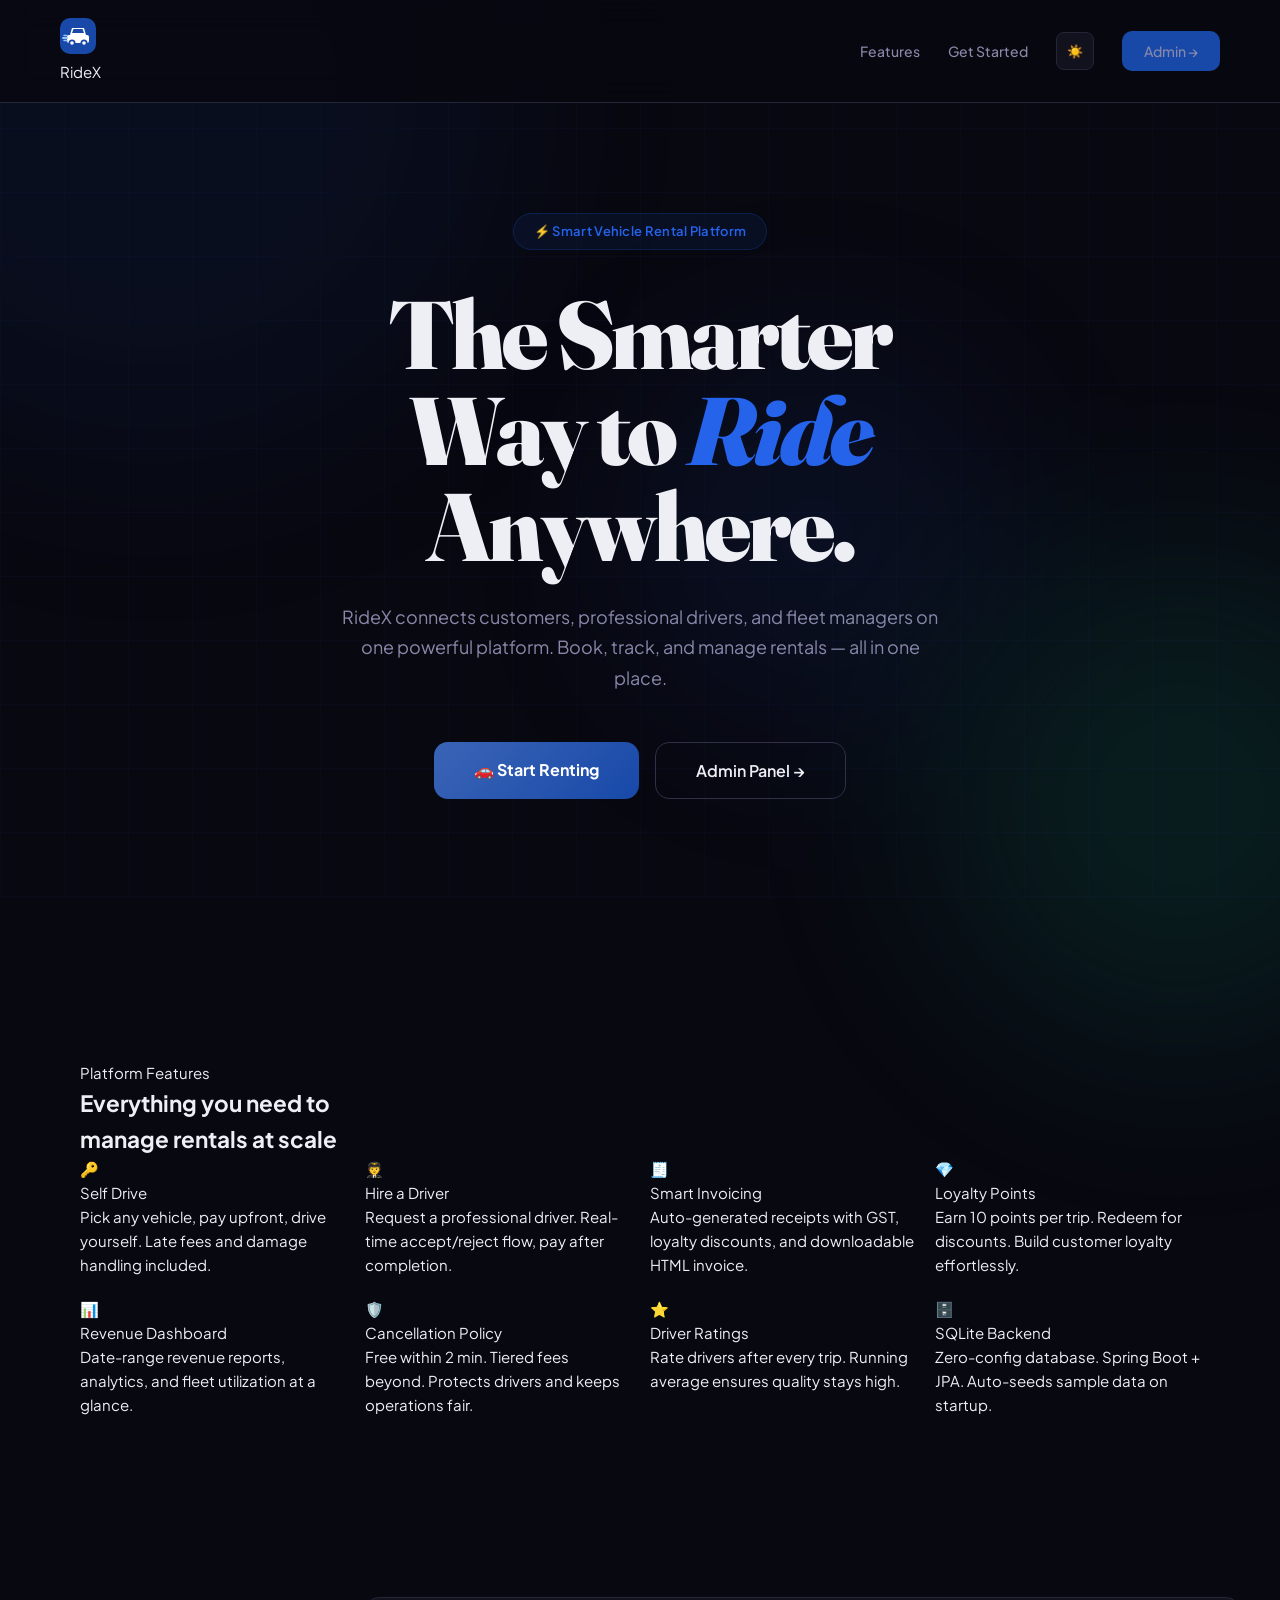
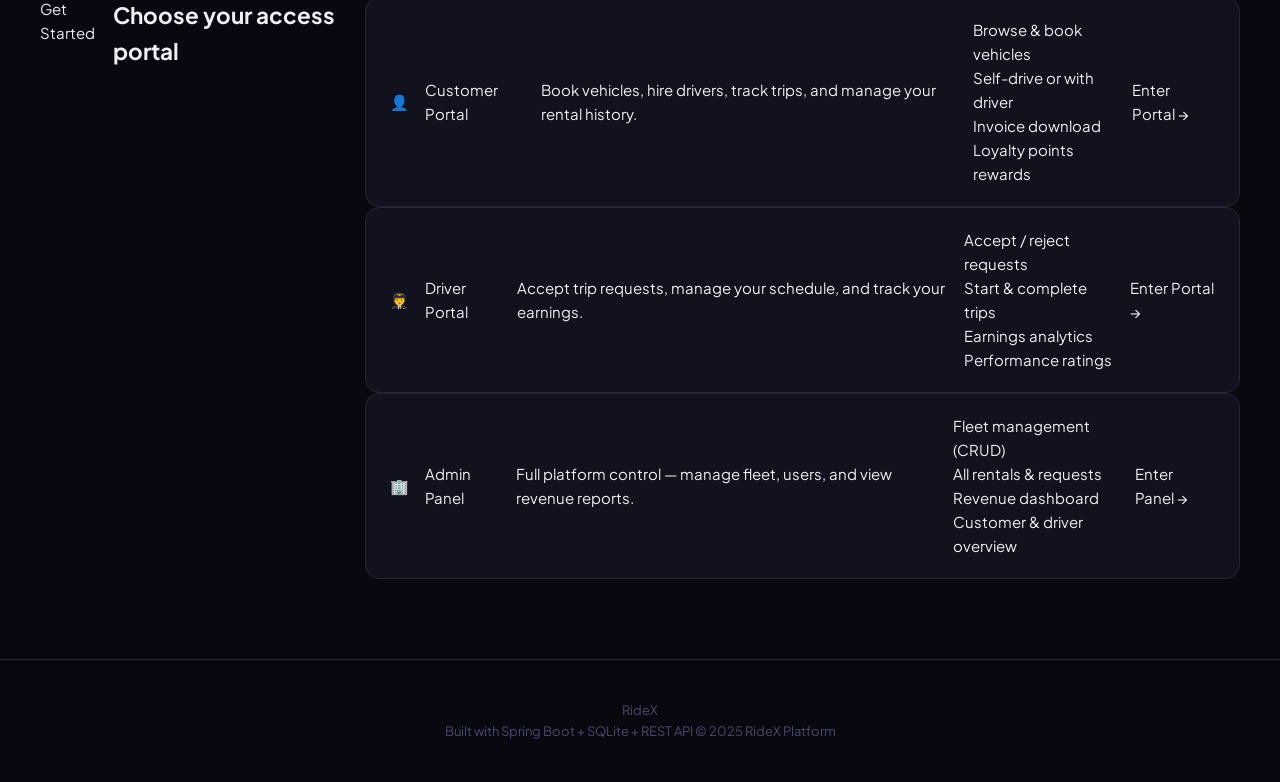
<file: vehicle-rental-system/frontend/index.html>
<!DOCTYPE html>
<html lang="en">
<head>
<meta charset="UTF-8">
<meta name="viewport" content="width=device-width, initial-scale=1.0">
<title>RideX — Smart Vehicle Rental Platform</title>
<link rel="stylesheet" href="css/style.css">
</head>
<body>
  <div class="landing-bg">
    <div class="grid-lines"></div>
    <div class="blob blob-1"></div>
    <div class="blob blob-2"></div>
    <div class="blob blob-3"></div>
  </div>

  <nav class="nav">
    <div class="logo-wrap">
      <!-- RideX SVG Logo -->
      <svg width="36" height="36" viewBox="0 0 36 36" fill="none" xmlns="http://www.w3.org/2000/svg">
        <rect width="36" height="36" rx="10" fill="#1849A9"/>
        <rect x="7" y="17" width="22" height="8" rx="2" fill="white"/>
        <path d="M10 17 L12 10 H24 L26 17 Z" fill="white"/>
        <path d="M12 15 L13.5 11 H22.5 L24 15 Z" fill="#1849A9"/>
        <circle cx="12" cy="25" r="3.5" fill="#1849A9"/>
        <circle cx="12" cy="25" r="1.8" fill="white"/>
        <circle cx="24" cy="25" r="3.5" fill="#1849A9"/>
        <circle cx="24" cy="25" r="1.8" fill="white"/>
        <line x1="7" y1="20" x2="3" y2="20" stroke="#93C5FD" stroke-width="2" stroke-linecap="round"/>
        <line x1="7" y1="17.5" x2="4" y2="17.5" stroke="#93C5FD" stroke-width="1.5" stroke-linecap="round"/>
        <line x1="7" y1="22.5" x2="4" y2="22.5" stroke="#93C5FD" stroke-width="1.5" stroke-linecap="round"/>
      </svg>
      <div class="logo-text">Ride<span>X</span></div>
    </div>
    <div class="nav-links">
      <a href="#features">Features</a>
      <a href="#access">Get Started</a>
      <button onclick="toggleTheme()" class="theme-toggle-btn" style="background:var(--surface);border:1px solid var(--border);color:var(--text2);padding:8px 14px;border-radius:8px;font-size:13px;cursor:pointer">🌙</button>
      <a href="pages/admin.html" class="btn-nav">Admin →</a>
    </div>
  </nav>

  <section class="hero">
    <div class="hero-left">
      <div class="hero-eyebrow">⚡ Smart Vehicle Rental Platform</div>
      <h1>
        The Smarter<br>
        Way to <em>Ride</em><br>
        <span class="outline">Anywhere.</span>
      </h1>
      <p class="hero-desc">RideX connects customers, professional drivers, and fleet managers on one powerful platform. Book, track, and manage rentals — all in one place.</p>
      <div class="hero-cta">
        <a href="#access" class="btn-primary">🚗 Start Renting</a>
        <a href="pages/admin.html" class="btn-ghost">Admin Panel →</a>
      </div>
    </div>
  </section>

  <section id="features" class="features-section">
    <div class="sec-label">Platform Features</div>
    <h2 class="sec-title">Everything you need to<br>manage rentals at scale</h2>
    <div class="features-grid">
      <div class="fc"><div class="fc-icon">🔑</div><div class="fc-title">Self Drive</div><div class="fc-desc">Pick any vehicle, pay upfront, drive yourself. Late fees and damage handling included.</div></div>
      <div class="fc"><div class="fc-icon">🧑‍✈️</div><div class="fc-title">Hire a Driver</div><div class="fc-desc">Request a professional driver. Real-time accept/reject flow, pay after completion.</div></div>
      <div class="fc"><div class="fc-icon">🧾</div><div class="fc-title">Smart Invoicing</div><div class="fc-desc">Auto-generated receipts with GST, loyalty discounts, and downloadable HTML invoice.</div></div>
      <div class="fc"><div class="fc-icon">💎</div><div class="fc-title">Loyalty Points</div><div class="fc-desc">Earn 10 points per trip. Redeem for discounts. Build customer loyalty effortlessly.</div></div>
      <div class="fc"><div class="fc-icon">📊</div><div class="fc-title">Revenue Dashboard</div><div class="fc-desc">Date-range revenue reports, analytics, and fleet utilization at a glance.</div></div>
      <div class="fc"><div class="fc-icon">🛡️</div><div class="fc-title">Cancellation Policy</div><div class="fc-desc">Free within 2 min. Tiered fees beyond. Protects drivers and keeps operations fair.</div></div>
      <div class="fc"><div class="fc-icon">⭐</div><div class="fc-title">Driver Ratings</div><div class="fc-desc">Rate drivers after every trip. Running average ensures quality stays high.</div></div>
      <div class="fc"><div class="fc-icon">🗄️</div><div class="fc-title">SQLite Backend</div><div class="fc-desc">Zero-config database. Spring Boot + JPA. Auto-seeds sample data on startup.</div></div>
    </div>
  </section>

  <section id="access" class="role-section">
    <div class="sec-label">Get Started</div>
    <h2 class="sec-title">Choose your access portal</h2>
    <div class="role-grid">
      <a href="pages/customer.html" class="role-card customer">
        <div class="rc-icon">👤</div>
        <div class="rc-title">Customer Portal</div>
        <div class="rc-desc">Book vehicles, hire drivers, track trips, and manage your rental history.</div>
        <div class="rc-features">
          <div class="rc-feature">Browse & book vehicles</div>
          <div class="rc-feature">Self-drive or with driver</div>
          <div class="rc-feature">Invoice download</div>
          <div class="rc-feature">Loyalty points rewards</div>
        </div>
        <div class="rc-cta">Enter Portal →</div>
      </a>
      <a href="pages/driver.html" class="role-card driver">
        <div class="rc-icon">🧑‍✈️</div>
        <div class="rc-title">Driver Portal</div>
        <div class="rc-desc">Accept trip requests, manage your schedule, and track your earnings.</div>
        <div class="rc-features">
          <div class="rc-feature">Accept / reject requests</div>
          <div class="rc-feature">Start & complete trips</div>
          <div class="rc-feature">Earnings analytics</div>
          <div class="rc-feature">Performance ratings</div>
        </div>
        <div class="rc-cta">Enter Portal →</div>
      </a>
      <a href="pages/admin.html" class="role-card admin">
        <div class="rc-icon">🏢</div>
        <div class="rc-title">Admin Panel</div>
        <div class="rc-desc">Full platform control — manage fleet, users, and view revenue reports.</div>
        <div class="rc-features">
          <div class="rc-feature">Fleet management (CRUD)</div>
          <div class="rc-feature">All rentals & requests</div>
          <div class="rc-feature">Revenue dashboard</div>
          <div class="rc-feature">Customer & driver overview</div>
        </div>
        <div class="rc-cta">Enter Panel →</div>
      </a>
    </div>
  </section>

  <footer class="footer">
    <div class="footer-logo">Ride<span>X</span></div>
    <span>Built with Spring Boot + SQLite + REST API</span>
    <span>© 2025 RideX Platform</span>
  </footer>
</div>
<script src="js/api.js"></script>
<script>fetch(API_BASE + '/admin/seed', { method: 'POST' }).catch(() => {});</script>
</body>
</html>
</file>
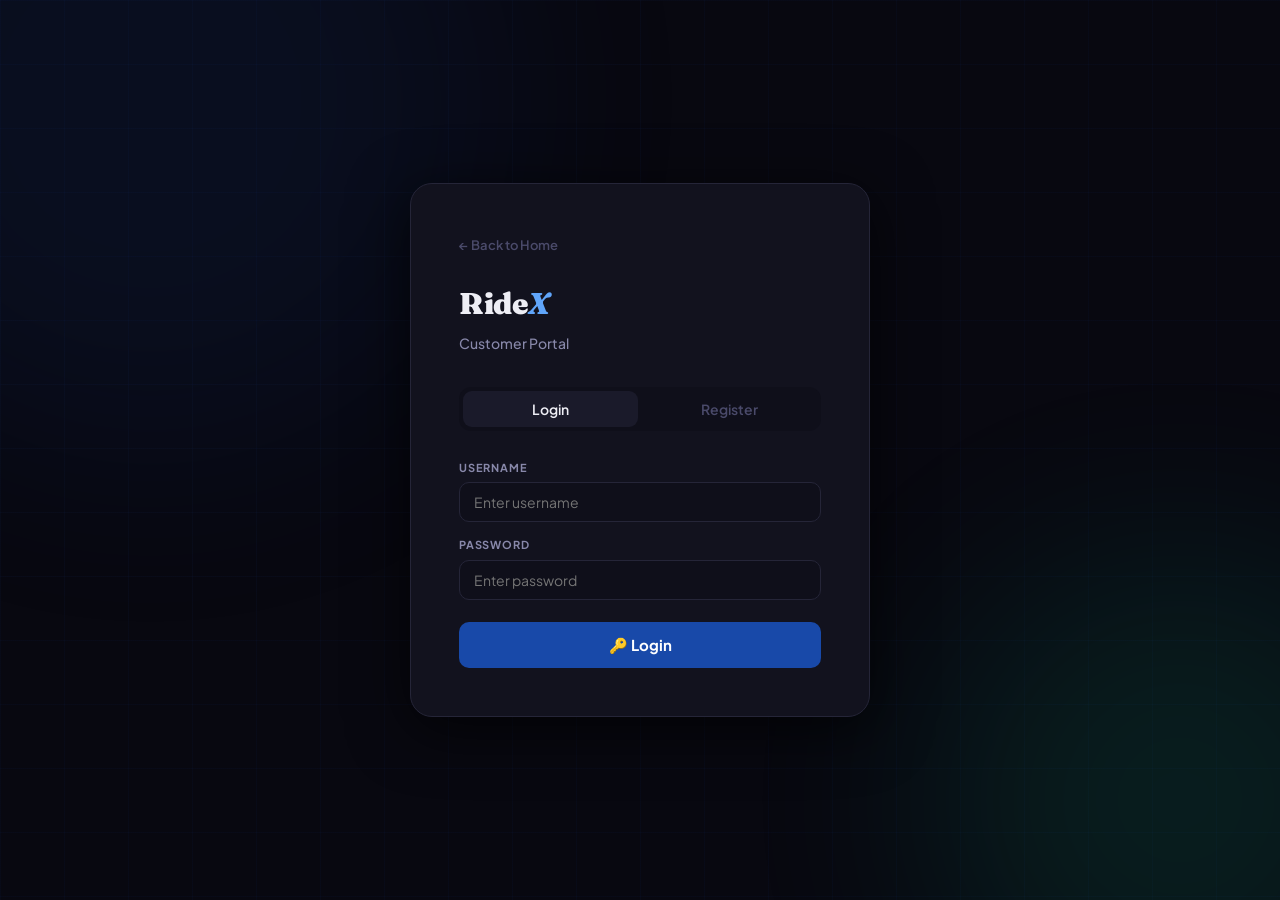
<file: vehicle-rental-system/frontend/pages/customer.html>
<!DOCTYPE html>
<html lang="en" data-theme="dark">
<head>
<meta charset="UTF-8">
<meta name="viewport" content="width=device-width, initial-scale=1.0">
<title>Customer Portal — RideX</title>
<link rel="stylesheet" href="../css/style.css">
<script>
  (function() {
    const savedTheme = localStorage.getItem('ridex-theme');
    if (savedTheme === 'light') {
      document.documentElement.setAttribute('data-theme', 'light');
    } else {
      document.documentElement.setAttribute('data-theme', 'dark');
    }
  })();
</script>
</head>
<body>

<!-- AUTH SCREEN -->
<div id="authScreen" class="auth-page">
  <div class="auth-bg">
    <div class="grid-lines"></div>
    <div class="blob blob-1"></div>
    <div class="blob blob-2"></div>
  </div>
  <div class="auth-card">
    <a href="../index.html" class="back-link">← Back to Home</a>
    <div class="logo">Ride<em>X</em></div>
    <div class="auth-subtitle">Customer Portal</div>
    <div class="auth-tabs">
      <button class="auth-tab active" onclick="switchTab('login')">Login</button>
      <button class="auth-tab" onclick="switchTab('register')">Register</button>
    </div>

    <!-- LOGIN FORM -->
    <div id="loginForm">
      <div class="form-group" style="margin-bottom:14px">
        <label>Username</label>
        <input type="text" id="loginUsername" placeholder="Enter username">
      </div>
      <div class="form-group" style="margin-bottom:22px">
        <label>Password</label>
        <input type="password" id="loginPassword" placeholder="Enter password">
      </div>
      <button class="btn btn-accent btn-full" onclick="doLogin()">🔑 Login</button>

    </div>

    <!-- REGISTER FORM -->
    <div id="registerForm" style="display:none">
      <div class="form-grid" style="grid-template-columns:1fr 1fr">
        <div class="form-group"><label>Full Name</label><input type="text" id="regName" placeholder="Your full name"></div>
        <div class="form-group"><label>Username</label><input type="text" id="regUsername" placeholder="Choose username"></div>
        <div class="form-group"><label>Password</label><input type="password" id="regPassword" placeholder="Password"></div>
        <div class="form-group"><label>Phone</label><input type="text" id="regPhone" placeholder="10-digit number"></div>
        <div class="form-group" style="grid-column:1/-1"><label>Address</label><input type="text" id="regAddress" placeholder="Your city / address"></div>
      </div>
      <button class="btn btn-accent btn-full" onclick="doRegister()" style="margin-top:8px">✅ Create Account</button>
    </div>
  </div>
</div>

<!-- DASHBOARD -->
<div id="dashboard" style="display:none">
  <div class="page-wrapper">
    <aside class="sidebar">
      <div class="sidebar-logo">Ride<em>X</em></div>
      <div class="sidebar-user">Customer Portal<strong id="sidebarName">—</strong></div>
      <nav class="sidebar-nav">
        <div class="nav-item active" onclick="showPanel('home',this)"><span class="nav-icon">🏠</span> Dashboard</div>
        <div class="nav-item" onclick="showPanel('browse',this)"><span class="nav-icon">🚗</span> Browse & Rent</div>
        <div class="nav-item" onclick="showPanel('my-rentals',this)"><span class="nav-icon">📋</span> My Rentals</div>
        <div class="nav-item" onclick="showPanel('driver-requests',this)"><span class="nav-icon">📡</span> My Driver Requests</div>
        <div class="nav-item" onclick="showPanel('pay',this)"><span class="nav-icon">💳</span> Pay & Complete</div>
        <div class="nav-item" onclick="showPanel('return',this)"><span class="nav-icon">↩️</span> Return Vehicle</div>
      </nav>
      <div class="sidebar-bottom">
        <button class="theme-toggle-btn" onclick="toggleTheme()" title="Toggle Theme">☀️</button>
        <button class="logout-btn" onclick="doLogout()">🚪 Logout</button>
      </div>
    </aside>

    <main class="main-content">
      <!-- HOME -->
      <div id="panel-home" class="panel active">
        <div class="page-header"><h1>Welcome back 👋</h1></div>
        <div id="homeStats" class="stats-row"></div>
        <div class="card">
          <div class="card-title">🚗 Recent Rentals</div>
          <div class="table-wrap"><table>
            <thead><tr><th>ID</th><th>Vehicle</th><th>Type</th><th>Date</th><th>Amount</th><th>Status</th><th>Invoice</th></tr></thead>
            <tbody id="recentRentals"></tbody>
          </table></div>
        </div>
      </div>

      <!-- BROWSE & RENT -->
      <div id="panel-browse" class="panel">
        <div class="page-header"><h1>🚗 Browse & Rent Vehicles</h1></div>
        <div class="card">
          <div style="display:flex;gap:12px;margin-bottom:20px;flex-wrap:wrap;align-items:center">
            <select id="filterType" style="padding:9px 14px;background:var(--bg2);border:1.5px solid var(--border);border-radius:10px;color:var(--text);font-family:var(--font-body);font-size:14px;font-weight:600" onchange="loadBrowse()">
              <option value="">All Types</option>
              <option value="Car">🚗 Cars</option>
              <option value="Bike">🛵 Bikes</option>
            </select>
            <select id="filterAvail" style="padding:9px 14px;background:var(--bg2);border:1.5px solid var(--border);border-radius:10px;color:var(--text);font-family:var(--font-body);font-size:14px;font-weight:600" onchange="loadBrowse()">
              <option value="">All Status</option>
              <option value="available">✅ Available Only</option>
            </select>
            <span style="font-size:13px;color:var(--text3);font-weight:600">Click an available vehicle to rent it</span>
          </div>
          <div id="browseGrid" class="vehicle-grid"></div>
        </div>
      </div>

      <!-- MY RENTALS -->
      <div id="panel-my-rentals" class="panel">
        <div class="page-header"><h1>📋 My Rentals</h1></div>
        <div class="card">
          <div class="table-wrap"><table>
            <thead><tr><th>ID</th><th>Vehicle</th><th>Type</th><th>Date</th><th>Duration</th><th>Amount</th><th>Status</th><th>Actions</th></tr></thead>
            <tbody id="myRentalsBody"></tbody>
          </table></div>
        </div>
      </div>

      <!-- MY DRIVER REQUESTS -->
      <div id="panel-driver-requests" class="panel">
        <div class="page-header"><h1>📡 My Driver Requests</h1></div>
        <div class="card">
          <div class="table-wrap"><table>
            <thead><tr><th>ID</th><th>Driver</th><th>Vehicle</th><th>Pickup</th><th>Drop</th><th>Date</th><th>Status</th></tr></thead>
            <tbody id="requestsBody"></tbody>
          </table></div>
        </div>
      </div>

      <!-- PAY -->
      <div id="panel-pay" class="panel">
        <div class="page-header"><h1>💳 Pay & Complete</h1></div>
        <div id="payList"></div>
      </div>

      <!-- RETURN -->
      <div id="panel-return" class="panel">
        <div class="page-header"><h1>↩️ Return Vehicle</h1></div>
        <div id="returnList"></div>
      </div>
    </main>
  </div>
</div>

<!-- RENT OPTION MODAL -->
<div id="rentOptionModal" style="display:none" class="modal-overlay" onclick="if(event.target===this)closeRentModal()">
  <div class="modal">
    <div class="modal-header">
      <h3 id="rentModalTitle">🚗 Rent Vehicle</h3>
      <button class="modal-close" onclick="closeRentModal()">×</button>
    </div>
    <div id="rentModalVehicleInfo" style="background:var(--bg2);border:1px solid var(--border);border-radius:12px;padding:16px;margin-bottom:24px"></div>
    <p style="color:var(--text2);font-size:14px;margin-bottom:16px;font-weight:500">How would you like to rent this vehicle?</p>
    <div class="rent-option-grid">
      <div class="rent-option" onclick="openSelfDriveForm()">
        <div class="ro-icon">🔑</div>
        <strong>Self Drive</strong>
        <span>Drive yourself, pay per day</span>
      </div>
      <div class="rent-option" onclick="openWithDriverForm()">
        <div class="ro-icon">🧑‍✈️</div>
        <strong>With Driver</strong>
        <span>₹100/hr + ₹15/km</span>
      </div>
    </div>

    <!-- SELF DRIVE FORM -->
    <div id="selfDriveModalForm" style="display:none;margin-top:20px">
      <div class="divider"></div>
      <div class="card-title" style="font-size:16px">🔑 Self Drive Details</div>
      <div class="form-grid">
        <div class="form-group">
          <label>Number of Days</label>
          <input type="number" id="sdDays" min="1" value="1" onchange="calcSelfDrive()">
        </div>
        <div class="form-group">
          <label>Loyalty Points (you have <span id="sdPoints">0</span>)</label>
          <input type="number" id="sdLoyalty" min="0" value="0" onchange="calcSelfDrive()">
        </div>
        <div class="form-group">
          <label>Payment Mode</label>
          <select id="sdPayment"><option>Cash</option><option>Card</option><option>UPI</option><option>Wallet</option></select>
        </div>
      </div>
      <div id="sdInvoice" class="invoice" style="margin-bottom:20px;display:none"></div>
      <button class="btn btn-accent btn-full" onclick="bookSelfDrive()">🔑 Confirm Self Drive Booking</button>
    </div>

    <!-- WITH DRIVER FORM -->
    <div id="withDriverModalForm" style="display:none;margin-top:20px">
      <div class="divider"></div>
      <div class="card-title" style="font-size:16px">🧑‍✈️ Driver Booking Details</div>
      <div class="form-grid">
        <div class="form-group"><label>Pickup Location</label><input type="text" id="bdPickup" placeholder="e.g. Chennai Airport"></div>
        <div class="form-group"><label>Drop Location</label><input type="text" id="bdDrop" placeholder="e.g. T Nagar"></div>
        <div class="form-group"><label>Pickup Date</label><input type="date" id="bdDate"></div>
        <div class="form-group"><label>Pickup Time</label><input type="time" id="bdTime"></div>
      </div>
      <div class="form-group" style="margin-bottom:20px">
        <label>Select Driver</label>
        <select id="bdDriver"><option value="">Loading drivers...</option></select>
      </div>
      <div style="background:var(--bg2);border:1px solid var(--border);border-radius:10px;padding:14px;margin-bottom:20px;font-size:13px;color:var(--text2);font-weight:500">
        💡 Pricing: ₹100/hour + ₹15/km. Payment collected after trip completion.
      </div>
      <button class="btn btn-accent btn-full" onclick="bookWithDriver()">📡 Send Request to Driver</button>
    </div>
  </div>
</div>

<script src="../js/api.js"></script>
<script>
let currentUser = null;
let selectedVehicle = null;

// ===== THEME =====
function toggleTheme() {
  const curr = document.documentElement.getAttribute('data-theme');
  const next = curr === 'dark' ? 'light' : 'dark';
  document.documentElement.setAttribute('data-theme', next);
  localStorage.setItem('ridex-theme', next);
  document.querySelectorAll('.theme-toggle-btn').forEach(btn => btn.textContent = next === 'dark' ? '☀️' : '🌙');
}

// ===== AUTH =====
function switchTab(tab) {
  document.querySelectorAll('.auth-tab').forEach((t,i)=>t.classList.toggle('active',(tab==='login'?0:1)===i));
  document.getElementById('loginForm').style.display=tab==='login'?'block':'none';
  document.getElementById('registerForm').style.display=tab==='register'?'block':'none';
}

async function doLogin() {
  try {
    const user = await apiPost('/customers/login', {
      username: document.getElementById('loginUsername').value,
      password: document.getElementById('loginPassword').value
    });
    currentUser = user;
    saveSession('customer', user);
    initDashboard();
  } catch(e) { showToast(e.message,'error'); }
}

async function doRegister() {
  try {
    await apiPost('/customers/register', {
      name: document.getElementById('regName').value,
      username: document.getElementById('regUsername').value,
      password: document.getElementById('regPassword').value,
      phone: document.getElementById('regPhone').value,
      address: document.getElementById('regAddress').value
    });
    showToast('Account created! Please login.','success');
    switchTab('login');
  } catch(e) { showToast(e.message,'error'); }
}

function doLogout() {
  clearSession(); currentUser=null;
  document.getElementById('dashboard').style.display='none';
  document.getElementById('authScreen').style.display='flex';
}

function initDashboard() {
  document.getElementById('authScreen').style.display='none';
  document.getElementById('dashboard').style.display='block';
  document.getElementById('sidebarName').textContent = currentUser.name;
  const theme = localStorage.getItem('ridex-theme')||'dark';
  document.querySelectorAll('.theme-toggle-btn').forEach(btn=>btn.textContent=theme==='dark'?'☀️':'🌙');
  loadHome();
}

function showPanel(name, el) {
  document.querySelectorAll('.panel').forEach(p=>p.classList.remove('active'));
  document.querySelectorAll('.nav-item').forEach(n=>n.classList.remove('active'));
  document.getElementById('panel-'+name).classList.add('active');
  if(el) el.classList.add('active');
  const loaders = {
    'browse': loadBrowse, 'my-rentals': loadMyRentals,
    'driver-requests': loadMyRequests, 'pay': loadPayPanel, 'return': loadReturnPanel
  };
  if(loaders[name]) loaders[name]();
}

// ===== ID FORMATTERS =====
function fmtRentalDisplayId(id) { return '#R' + String(id).padStart(3,'0'); }
function fmtRequestDisplayId(id) { return '#DR' + String(id).padStart(3,'0'); }

// ===== HOME =====
async function loadHome() {
  const rentals = await apiGet('/rentals/customer/'+currentUser.id).catch(()=>[]);
  const active = rentals.filter(r=>['ACTIVE','ACCEPTED','ONGOING'].includes(r.status)).length;
  const completed = rentals.filter(r=>r.status==='COMPLETED').length;
  const totalSpent = rentals.filter(r=>r.status==='COMPLETED').reduce((s,r)=>s+(r.rentAmount||0),0);

  document.getElementById('homeStats').innerHTML = `
    <div class="stat-card accent"><div class="stat-label">Loyalty Points</div><div class="stat-val">${currentUser.loyaltyPoints}</div></div>
    <div class="stat-card green"><div class="stat-label">Active Rental</div><div class="stat-val">${active}</div></div>
    <div class="stat-card"><div class="stat-label">Trips Done</div><div class="stat-val">${completed}</div></div>
    <div class="stat-card yellow"><div class="stat-label">Total Spent</div><div class="stat-val">${fmtCurrency(totalSpent)}</div></div>
  `;
  const tbody = document.getElementById('recentRentals');
  const recent = rentals.slice(-5).reverse();
  tbody.innerHTML = recent.length ? recent.map(r=>`
    <tr>
      <td>${fmtRentalDisplayId(r.id)}</td>
      <td>${r.vehicle.brand} ${r.vehicle.model}</td>
      <td>${r.rentalType==='SELF_DRIVE'?'🔑 Self':'🧑‍✈️ Driver'}</td>
      <td>${fmtDate(r.rentDate)}</td>
      <td>${fmtCurrency(r.rentAmount)}</td>
      <td>${statusBadge(r.status)}</td>
      <td>${r.status==='COMPLETED'?`<button class="btn btn-sm btn-outline" onclick="downloadInvoiceById(${r.id})">📄 Invoice</button>`:'—'}</td>
    </tr>`).join('') : '<tr><td colspan="7" style="text-align:center;color:var(--text3);padding:30px">No rentals yet — browse vehicles to get started!</td></tr>';
}

// ===== BROWSE =====
async function loadBrowse() {
  const vehicles = await apiGet('/vehicles').catch(()=>[]);
  const filterType = document.getElementById('filterType').value;
  const filterAvail = document.getElementById('filterAvail').value;
  let filtered = vehicles.filter(v=>(!filterType||v.type===filterType)&&(!filterAvail||v.available));
  const grid = document.getElementById('browseGrid');
  grid.innerHTML = '';
  if(!filtered.length) {
    grid.innerHTML='<div class="empty-state"><div class="empty-icon">🚫</div><p>No vehicles match your filter</p></div>';
    return;
  }
  filtered.forEach(v => {
    const card = buildVehicleCard(v, null, v.available ? (vehicle) => openRentModal(vehicle) : null);
    if (!v.available) card.style.opacity = '0.5';
    grid.appendChild(card);
  });
}

// ===== RENT MODAL =====
function openRentModal(vehicle) {
  selectedVehicle = vehicle;
  document.getElementById('rentModalTitle').textContent = `🚗 Rent — ${vehicle.brand} ${vehicle.model}`;
  document.getElementById('rentModalVehicleInfo').innerHTML = `
    <div style="display:flex;align-items:center;gap:16px">
      <span style="font-size:42px">${vehicleEmoji(vehicle.type, vehicle.category)}</span>
      <div>
        <div style="font-family:var(--font-head);font-size:18px;font-weight:700">${vehicle.brand} ${vehicle.model}</div>
        <div style="color:var(--text3);font-size:13px;font-weight:600">${vehicle.type} · ${vehicle.category} · ${vehicle.regNo}</div>
        <div style="color:var(--accent2);font-family:var(--font-head);font-size:20px;font-weight:900;margin-top:4px">${fmtCurrency(vehicle.rentPerDay)}<span style="font-size:13px;font-weight:400;color:var(--text3)">/day</span></div>
      </div>
    </div>
  `;
  document.getElementById('selfDriveModalForm').style.display='none';
  document.getElementById('withDriverModalForm').style.display='none';
  document.getElementById('rentOptionModal').style.display='flex';
}

function closeRentModal() {
  document.getElementById('rentOptionModal').style.display='none';
  selectedVehicle = null;
}

function openSelfDriveForm() {
  document.getElementById('selfDriveModalForm').style.display='block';
  document.getElementById('withDriverModalForm').style.display='none';
  document.getElementById('sdPoints').textContent = currentUser.loyaltyPoints;
  document.getElementById('sdLoyalty').max = currentUser.loyaltyPoints;
  calcSelfDrive();
}

function openWithDriverForm() {
  document.getElementById('withDriverModalForm').style.display='block';
  document.getElementById('selfDriveModalForm').style.display='none';
  loadAvailableDrivers();
  const today = new Date().toISOString().split('T')[0];
  const timeNow = new Date().toTimeString().slice(0,5);
  document.getElementById('bdDate').value = today;
  document.getElementById('bdTime').value = timeNow;
}

function calcSelfDrive() {
  if(!selectedVehicle) return;
  const days = parseInt(document.getElementById('sdDays').value)||1;
  const pts = parseInt(document.getElementById('sdLoyalty').value)||0;
  const subtotal = selectedVehicle.rentPerDay * days;
  const discount = Math.min(pts, Math.floor(subtotal/10)) * 10;
  const afterDiscount = subtotal - discount;
  const gst = afterDiscount * 0.05;
  const total = afterDiscount + gst;
  const inv = document.getElementById('sdInvoice');
  inv.style.display='block';
  inv.innerHTML = `
    <div class="invoice-row"><span>${days} day(s) × ${fmtCurrency(selectedVehicle.rentPerDay)}</span><span>${fmtCurrency(subtotal)}</span></div>
    ${discount>0?`<div class="invoice-row" style="color:var(--green)"><span>Loyalty Discount</span><span>-${fmtCurrency(discount)}</span></div>`:''}
    <div class="invoice-row"><span>GST (5%)</span><span>${fmtCurrency(gst)}</span></div>
    <div class="invoice-row total"><span>Total Payable</span><span>${fmtCurrency(total)}</span></div>
  `;
}

async function bookSelfDrive() {
  if(!selectedVehicle) return showToast('No vehicle selected','error');
  try {
    const rental = await apiPost('/rentals/self-drive', {
      customerId: currentUser.id,
      vehicleId: selectedVehicle.id,
      days: parseInt(document.getElementById('sdDays').value)||1,
      loyaltyPointsToUse: parseInt(document.getElementById('sdLoyalty').value)||0,
      paymentMode: document.getElementById('sdPayment').value
    });
    const freshUser = await apiGet('/customers/'+currentUser.id).catch(()=>null);
    if(freshUser) { currentUser=freshUser; saveSession('customer',freshUser); }
    closeRentModal();
    showToast(`✅ Booked! Rental ${fmtRentalDisplayId(rental.id)} confirmed.`,'success');
    loadHome();
    showPanel('my-rentals', document.querySelector('.nav-item:nth-child(3)'));
  } catch(e) { showToast(e.message,'error'); }
}

async function loadAvailableDrivers() {
  const drivers = await apiGet('/drivers/available').catch(()=>[]);
  const sel = document.getElementById('bdDriver');
  sel.innerHTML = drivers.length
    ? drivers.map(d=>`<option value="${d.id}">${d.name} — Rating: ${d.rating.toFixed(1)}⭐ (${d.phone})</option>`).join('')
    : '<option value="">No drivers available</option>';
}

async function bookWithDriver() {
  if(!selectedVehicle) return showToast('No vehicle selected','error');
  const driverId = document.getElementById('bdDriver').value;
  if(!driverId) return showToast('No driver available','error');
  try {
    const req = await apiPost('/rentals/with-driver/request', {
      customerId: currentUser.id,
      vehicleId: selectedVehicle.id,
      driverId: parseInt(driverId),
      pickupLocation: document.getElementById('bdPickup').value,
      dropLocation: document.getElementById('bdDrop').value,
      pickupDate: document.getElementById('bdDate').value,
      pickupTime: document.getElementById('bdTime').value + ':00'
    });
    closeRentModal();
    showToast(`📡 Request ${fmtRequestDisplayId(req.id)} sent! Waiting for driver.`,'success');
    showPanel('driver-requests', document.querySelector('.nav-item:nth-child(4)'));
  } catch(e) { showToast(e.message,'error'); }
}

// ===== MY RENTALS =====
async function loadMyRentals() {
  const rentals = await apiGet('/rentals/customer/'+currentUser.id).catch(()=>[]);
  const tbody = document.getElementById('myRentalsBody');
  if(!rentals.length) { tbody.innerHTML='<tr><td colspan="8" style="text-align:center;padding:30px;color:var(--text3)">No rentals found</td></tr>'; return; }
  tbody.innerHTML = rentals.reverse().map(r=>`
    <tr>
      <td>${fmtRentalDisplayId(r.id)}</td>
      <td>${r.vehicle.brand} ${r.vehicle.model}</td>
      <td>${r.rentalType==='SELF_DRIVE'?'🔑 Self':'🧑‍✈️ Driver'}</td>
      <td>${fmtDate(r.rentDate)}</td>
      <td>${r.rentalType==='SELF_DRIVE'?(r.days||1)+' days':(r.hours||0)+' hrs'}</td>
      <td>${fmtCurrency(r.rentAmount)}</td>
      <td>${statusBadge(r.status)}</td>
      <td style="display:flex;gap:6px;flex-wrap:wrap;padding:10px 14px">
        ${(r.status==='ACCEPTED'||r.status==='ONGOING')&&r.rentalType==='WITH_DRIVER'?`<button class="btn btn-sm btn-red" onclick="cancelRental(${r.id})">Cancel</button>`:''}
        ${r.status==='ACTIVE'&&r.rentalType==='SELF_DRIVE'?`<button class="btn btn-sm btn-red" onclick="cancelRental(${r.id})">Cancel</button>`:''}
        ${r.status==='COMPLETED'?`<button class="btn btn-sm btn-outline" onclick="downloadInvoiceById(${r.id})">📄 Invoice</button>`:''}
      </td>
    </tr>`).join('');
}

async function cancelRental(id) {
  if(!confirm('Cancel this rental?')) return;
  try {
    await apiPost('/rentals/'+id+'/cancel', { customerId:currentUser.id, paymentMode:'Cash' });
    showToast('Rental cancelled','success');
    loadMyRentals();
  } catch(e) { showToast(e.message,'error'); }
}

// ===== INVOICE DOWNLOAD =====
async function downloadInvoiceById(rentalId) {
  try {
    const rental = await apiGet('/rentals/'+rentalId).catch(()=>null);
    if(!rental) return showToast('Could not fetch rental details','error');
    generateAndDownloadInvoice(rental, currentUser, rental.paymentMode||'Cash', 0);
  } catch(e) { showToast('Invoice error: '+e.message,'error'); }
}

function generateAndDownloadInvoice(rental, customer, paymentMode, pointsUsed) {
  let baseAmount=0, distanceFare=0, timeFare=0, subtotal=0;
  if(rental.rentalType==='WITH_DRIVER') {
    baseAmount=100; distanceFare=(rental.distance||0)*15; timeFare=(rental.hours||1)*100;
    subtotal=baseAmount+distanceFare+timeFare;
  } else {
    subtotal=(rental.vehicle?.rentPerDay||500)*(rental.days||1);
  }
  const discount=(pointsUsed||0)*10;
  const afterDiscount=Math.max(0,subtotal-discount);
  const gst=afterDiscount*0.05;
  let total=afterDiscount+gst;
  if(rental.damageFee>0) total+=rental.damageFee;
  const invoiceId='RX-INV-'+String(rental.id).padStart(5,'0');
  const txnId='TXN'+Date.now()+Math.floor(Math.random()*10000);
  const now=new Date().toLocaleString('en-IN');
  const fc=(n)=>'₹'+Number(n||0).toLocaleString('en-IN');

  const html=`<!DOCTYPE html><html><head><meta charset="UTF-8"><title>RideX Invoice ${invoiceId}</title>
<style>*{margin:0;padding:0;box-sizing:border-box}body{font-family:Arial,sans-serif;background:#f0f4ff;padding:40px;display:flex;justify-content:center}
.inv{max-width:720px;width:100%;background:#fff;border-radius:12px;overflow:hidden;box-shadow:0 4px 24px rgba(24,73,169,.12)}
.inv-head{background:#1849A9;color:#fff;padding:28px 32px;display:flex;justify-content:space-between;align-items:center}
.inv-logo{font-size:28px;font-weight:800;letter-spacing:-1px}.inv-logo span{color:#93C5FD}
.inv-logo small{display:block;font-size:11px;opacity:.8;letter-spacing:2px;margin-top:2px}
.inv-meta{text-align:right;font-size:13px;opacity:.9;line-height:1.8}.inv-meta strong{font-size:18px;display:block}
.inv-body{padding:28px 32px}.sec{margin-bottom:20px}
.sec-title{font-size:11px;font-weight:700;letter-spacing:1.5px;text-transform:uppercase;color:#1849A9;border-bottom:2px solid #EFF6FF;padding-bottom:6px;margin-bottom:12px}
.grid2{display:grid;grid-template-columns:1fr 1fr;gap:8px 24px}.field{font-size:13px}
.field label{color:#64748B;display:block;font-size:11px;margin-bottom:2px}.field span{color:#1e293b;font-weight:500}
.ftable{width:100%;border-collapse:collapse;font-size:14px}
.ftable td{padding:8px 0;border-bottom:1px solid #F1F5F9;color:#475569}
.ftable td:last-child{text-align:right;font-weight:500;color:#1e293b}
.ftable tr.disc td{color:#16a34a}.ftable tr.dmg td{color:#dc2626}
.ftable tr.tot td{border-top:2px solid #1849A9;border-bottom:none;padding-top:12px;font-weight:700;font-size:16px;color:#1849A9}
.badge{display:inline-block;background:#EFF6FF;color:#1849A9;border:1px solid #BFDBFE;padding:4px 14px;border-radius:100px;font-size:12px;font-weight:700}
.inv-foot{background:#F8FAFC;border-top:1px solid #E2E8F0;padding:20px 32px;text-align:center}
.inv-foot p{font-size:12px;color:#94A3B8;line-height:1.8}
.print-btn{margin-top:14px}.print-btn button{background:#1849A9;color:#fff;border:none;padding:10px 28px;border-radius:8px;font-size:14px;font-weight:600;cursor:pointer}
.loy{background:#EFF6FF;border:1px solid #BFDBFE;border-radius:8px;padding:12px 16px;display:flex;justify-content:space-between;align-items:center}
.loy span{font-size:13px;color:#1849A9}.loy strong{font-size:18px;color:#1849A9;font-weight:700}
@media print{body{background:#fff;padding:0}.print-btn{display:none}.inv{box-shadow:none}}</style></head>
<body><div class="inv">
<div class="inv-head"><div class="inv-logo">Ride<span>X</span><small>VEHICLE RENTAL PLATFORM</small></div>
<div class="inv-meta"><strong>${invoiceId}</strong>${now}<br>Txn: ${txnId}</div></div>
<div class="inv-body">
<div class="sec"><div class="sec-title">Customer Details</div><div class="grid2">
<div class="field"><label>Name</label><span>${customer?.name||'—'}</span></div>
<div class="field"><label>Customer ID</label><span>#${customer?.id||'—'}</span></div>
<div class="field"><label>Phone</label><span>${customer?.phone||'—'}</span></div>
<div class="field"><label>Address</label><span>${customer?.address||'—'}</span></div></div></div>
<div class="sec"><div class="sec-title">Trip Details</div><div class="grid2">
<div class="field"><label>Vehicle</label><span>${rental.vehicle?.brand||''} ${rental.vehicle?.model||''}</span></div>
<div class="field"><label>Reg No.</label><span>${rental.vehicle?.regNo||'—'}</span></div>
<div class="field"><label>Type</label><span>${rental.rentalType==='WITH_DRIVER'?'🧑‍✈️ With Driver':'🔑 Self Drive'}</span></div>
<div class="field"><label>Date</label><span>${fmtDate(rental.rentDate)}</span></div>
${rental.rentalType==='WITH_DRIVER'?`
<div class="field"><label>Pickup</label><span>${rental.pickupLocation||'—'}</span></div>
<div class="field"><label>Drop</label><span>${rental.dropLocation||'—'}</span></div>
<div class="field"><label>Distance</label><span>${rental.distance||0} km</span></div>
<div class="field"><label>Duration</label><span>${rental.hours||0} hr(s)</span></div>
<div class="field"><label>Driver</label><span>${rental.driver?.name||'—'}</span></div>`:`
<div class="field"><label>Days</label><span>${rental.days||1}</span></div>`}
</div></div>
<div class="sec"><div class="sec-title">Fare Breakdown</div><table class="ftable">
${rental.rentalType==='WITH_DRIVER'?`
<tr><td>Base Fare</td><td>${fc(baseAmount)}</td></tr>
<tr><td>Distance (₹15/km × ${rental.distance||0}km)</td><td>${fc(distanceFare)}</td></tr>
<tr><td>Time (₹100/hr × ${rental.hours||0}hrs)</td><td>${fc(timeFare)}</td></tr>`:`
<tr><td>${fc(rental.vehicle?.rentPerDay||0)}/day × ${rental.days||1} days</td><td>${fc(subtotal)}</td></tr>`}
${discount>0?`<tr class="disc"><td>Loyalty Discount (${pointsUsed} pts)</td><td>-${fc(discount)}</td></tr>`:''}
${rental.damageFee>0?`<tr class="dmg"><td>Damage Fee</td><td>+${fc(rental.damageFee)}</td></tr>`:''}
<tr><td>GST (5%)</td><td>${fc(gst)}</td></tr>
<tr class="tot"><td>Total Paid</td><td>${fc(total)}</td></tr>
</table></div>
<div class="sec"><div class="sec-title">Payment</div>
<div style="display:flex;justify-content:space-between;align-items:center">
<div class="field"><label>Mode</label><span>${paymentMode||'Cash'}</span></div>
<span class="badge">✓ PAID</span></div></div>
<div class="sec"><div class="sec-title">Loyalty Points</div>
<div class="loy"><span>Points earned this trip</span><strong>+10 pts</strong></div></div>
</div>
<div class="inv-foot"><p>Thank you for choosing <strong>RideX</strong> — Your trusted vehicle rental platform</p>
<p>Support: support@ridex.in | www.ridex.in</p>
<div class="print-btn"><button onclick="window.print()">🖨️ Print / Save as PDF</button></div></div>
</div></body></html>`;

  const blob=new Blob([html],{type:'text/html'});
  const url=URL.createObjectURL(blob);
  const a=document.createElement('a');
  a.href=url; a.download=`RideX_${invoiceId}.html`;
  document.body.appendChild(a); a.click();
  document.body.removeChild(a); URL.revokeObjectURL(url);
  showToast(`✅ Invoice ${invoiceId} downloaded!`,'success');
}

// ===== MY DRIVER REQUESTS =====
async function loadMyRequests() {
  const reqs = await apiGet('/rentals/requests/customer/'+currentUser.id).catch(()=>[]);
  const tbody = document.getElementById('requestsBody');
  if(!reqs.length) { tbody.innerHTML='<tr><td colspan="7" style="text-align:center;padding:30px;color:var(--text3)">No driver requests yet</td></tr>'; return; }
  tbody.innerHTML = reqs.reverse().map(r=>`
    <tr>
      <td>${fmtRequestDisplayId(r.id)}</td>
      <td>${r.driver.name}</td>
      <td>${r.vehicle.brand} ${r.vehicle.model}</td>
      <td>${r.pickupLocation}</td>
      <td>${r.dropLocation}</td>
      <td>${fmtDate(r.pickupDate)}</td>
      <td>${statusBadge(r.status)}</td>
    </tr>`).join('');
}

// ===== PAY PANEL =====
async function loadPayPanel() {
  const rentals = await apiGet('/rentals/customer/'+currentUser.id).catch(()=>[]);
  const pending = rentals.filter(r=>r.status==='COMPLETED'&&!r.paymentMode&&r.rentalType==='WITH_DRIVER');
  const div = document.getElementById('payList');
  if(!pending.length) {
    div.innerHTML='<div class="card"><div class="empty-state"><div class="empty-icon">✅</div><p>No pending payments</p></div></div>';
    return;
  }
  div.innerHTML = pending.map(r=>`
    <div class="card">
      <div class="card-title">🧾 Rental ${fmtRentalDisplayId(r.id)} — ${r.vehicle.brand} ${r.vehicle.model}</div>
      <div class="form-grid">
        <div><span style="color:var(--text3);font-size:11px;text-transform:uppercase;letter-spacing:0.8px;font-weight:700">DRIVER</span><br><strong>${r.driver?.name||'—'}</strong></div>
        <div><span style="color:var(--text3);font-size:11px;text-transform:uppercase;letter-spacing:0.8px;font-weight:700">DISTANCE</span><br><strong>${r.distance||0} km</strong></div>
        <div><span style="color:var(--text3);font-size:11px;text-transform:uppercase;letter-spacing:0.8px;font-weight:700">HOURS</span><br><strong>${r.hours||0} hrs</strong></div>
        <div><span style="color:var(--text3);font-size:11px;text-transform:uppercase;letter-spacing:0.8px;font-weight:700">AMOUNT</span><br><strong style="color:var(--accent2);font-family:var(--font-head);font-size:20px">${fmtCurrency(r.originalRentAmount||r.rentAmount)}</strong></div>
      </div>
      <div class="divider"></div>
      <div class="form-grid">
        <div class="form-group"><label>Payment Mode</label>
          <select id="pm-${r.id}"><option>Cash</option><option>Card</option><option>UPI</option><option>Wallet</option></select>
        </div>
        <div class="form-group"><label>Loyalty Points (have ${currentUser.loyaltyPoints})</label>
          <input type="number" id="lp-${r.id}" value="0" min="0" max="${currentUser.loyaltyPoints}">
        </div>
        <div class="form-group"><label>Rate Your Driver</label>
          <select id="rate-${r.id}">
            <option value="5">⭐⭐⭐⭐⭐ Excellent (5)</option>
            <option value="4">⭐⭐⭐⭐ Good (4)</option>
            <option value="3">⭐⭐⭐ Average (3)</option>
            <option value="2">⭐⭐ Below Average (2)</option>
            <option value="1">⭐ Poor (1)</option>
          </select>
        </div>
      </div>
      <button class="btn btn-accent" onclick="payTrip(${r.id})">💳 Pay Now & Download Invoice</button>
    </div>`).join('');
}

async function payTrip(rentalId) {
  const paymentMode = document.getElementById('pm-'+rentalId).value;
  const points = parseInt(document.getElementById('lp-'+rentalId).value)||0;
  const rating = parseInt(document.getElementById('rate-'+rentalId).value);
  try {
    showToast('Processing payment...','info');
    const paymentResult = await apiPost('/rentals/'+rentalId+'/pay', {
      customerId: currentUser.id,
      paymentMode: paymentMode,
      loyaltyPointsToUse: points
    });
    if(rating) await apiPost('/rentals/'+rentalId+'/rate', { customerId: currentUser.id, rating });
    const freshUser = await apiGet('/customers/'+currentUser.id).catch(()=>null);
    if(freshUser) { currentUser=freshUser; saveSession('customer',freshUser); }
    let rentalData = paymentResult;
    if(!rentalData||!rentalData.vehicle) rentalData = await apiGet('/rentals/'+rentalId).catch(()=>null);
    if(rentalData) generateAndDownloadInvoice(rentalData, currentUser, paymentMode, points);
    showToast('✅ Payment successful!','success');
    loadPayPanel(); loadMyRentals(); loadHome();
  } catch(e) { showToast('Payment failed: '+e.message,'error'); }
}

// ===== RETURN PANEL =====
async function loadReturnPanel() {
  const rentals = await apiGet('/rentals/customer/'+currentUser.id).catch(()=>[]);
  const active = rentals.filter(r=>r.status==='ACTIVE'&&r.rentalType==='SELF_DRIVE');
  const div = document.getElementById('returnList');
  if(!active.length) {
    div.innerHTML='<div class="card"><div class="empty-state"><div class="empty-icon">🔑</div><p>No active self-drive rentals to return</p></div></div>';
    return;
  }
  div.innerHTML = active.map(r=>`
    <div class="card">
      <div class="card-title">🔑 Rental ${fmtRentalDisplayId(r.id)} — ${r.vehicle.brand} ${r.vehicle.model}</div>
      <div class="form-grid">
        <div><span style="color:var(--text3);font-size:11px;text-transform:uppercase;letter-spacing:0.8px;font-weight:700">RENTED ON</span><br><strong>${fmtDate(r.rentDate)}</strong></div>
        <div><span style="color:var(--text3);font-size:11px;text-transform:uppercase;letter-spacing:0.8px;font-weight:700">BOOKED FOR</span><br><strong>${r.days||1} days</strong></div>
        <div><span style="color:var(--text3);font-size:11px;text-transform:uppercase;letter-spacing:0.8px;font-weight:700">PAID</span><br><strong>${fmtCurrency(r.rentAmount)}</strong></div>
      </div>
      <div class="divider"></div>
      <div class="form-grid">
        <div class="form-group"><label>Actual Return Date</label><input type="date" id="ret-${r.id}"></div>
        <div class="form-group"><label>Any Damage?</label>
          <select id="dmg-${r.id}"><option value="false">No Damage</option><option value="true">Yes — +₹2000 fee</option></select>
        </div>
        <div class="form-group"><label>Payment Mode (for extras)</label>
          <select id="rpm-${r.id}"><option>Cash</option><option>Card</option><option>UPI</option><option>Wallet</option></select>
        </div>
      </div>
      <button class="btn btn-green" onclick="returnVehicle(${r.id})">↩️ Return Vehicle</button>
    </div>`).join('');
}

async function returnVehicle(rentalId) {
  const returnDate = document.getElementById('ret-'+rentalId).value;
  if(!returnDate) return showToast('Please enter the return date','error');
  try {
    await apiPost('/rentals/'+rentalId+'/return', {
      returnDate,
      damage: document.getElementById('dmg-'+rentalId).value==='true',
      paymentMode: document.getElementById('rpm-'+rentalId).value
    });
    showToast('Vehicle returned successfully! 🙏','success');
    loadReturnPanel();
  } catch(e) { showToast(e.message,'error'); }
}

// ===== BOOT =====
window.addEventListener('load', () => {
  const saved = getSession();
  if(saved && localStorage.getItem('ridex_role')==='customer') { currentUser=saved; initDashboard(); }
  const theme = localStorage.getItem('ridex-theme')||'dark';
  document.querySelectorAll('.theme-toggle-btn').forEach(btn=>btn.textContent=theme==='dark'?'☀️':'🌙');
});
</script>
</body>
</html>
</file>
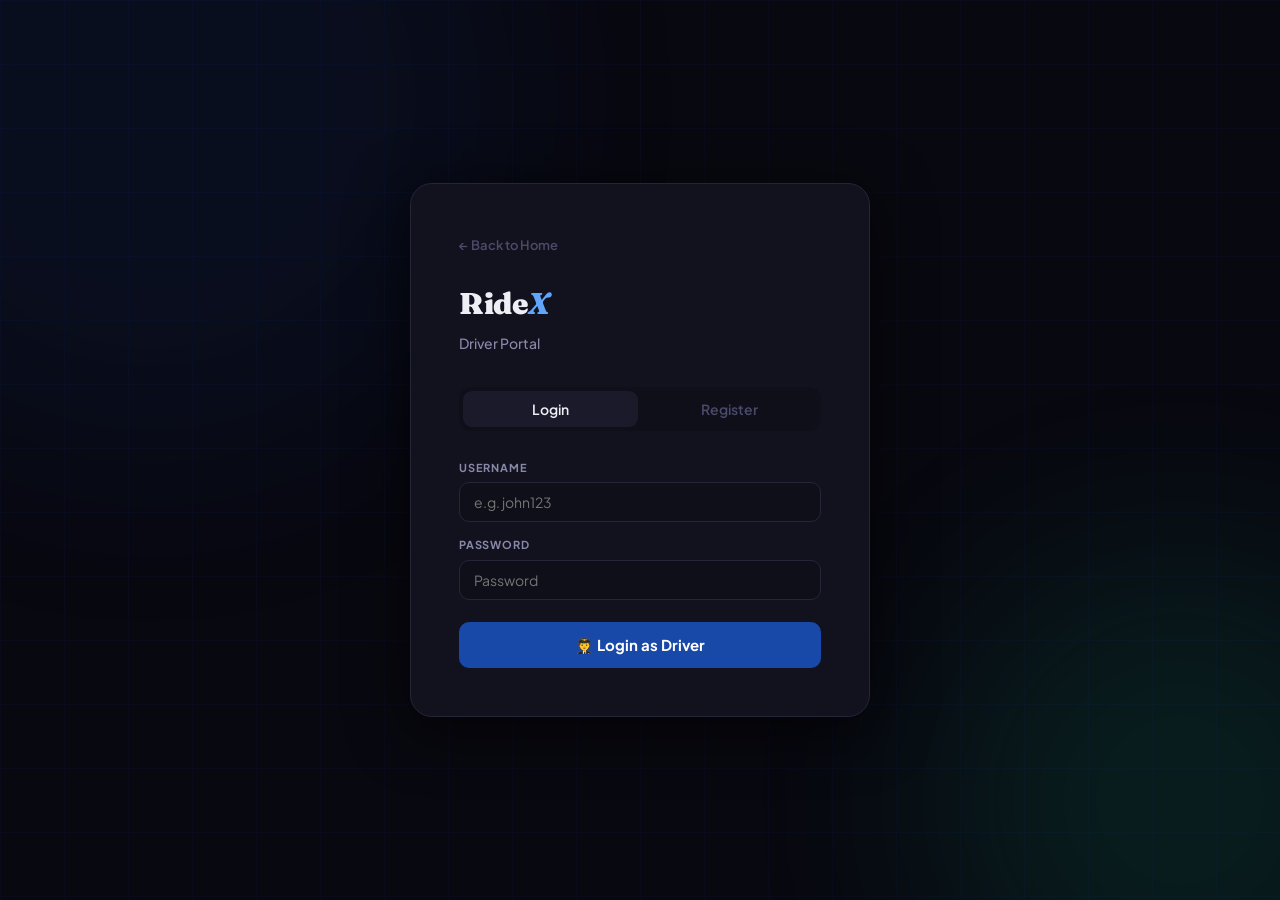
<file: vehicle-rental-system/frontend/pages/driver.html>
<!DOCTYPE html>
<html lang="en" data-theme="dark">
<head>
<meta charset="UTF-8">
<meta name="viewport" content="width=device-width, initial-scale=1.0">
<title>Driver Portal — RideX</title>
<link rel="stylesheet" href="../css/style.css">
<script>
  (function() {
    const t = localStorage.getItem('ridex-theme');
    if (t) document.documentElement.setAttribute('data-theme', t);
  })();
</script>
</head>
<body>

<div id="authScreen" class="auth-page">
  <div class="auth-bg"><div class="grid-lines"></div><div class="blob blob-1"></div><div class="blob blob-2"></div></div>
  <div class="auth-card">
    <a href="../index.html" class="back-link">← Back to Home</a>
    <div class="logo">Ride<em>X</em></div>
    <div class="auth-subtitle">Driver Portal</div>
    <div class="auth-tabs">
      <button class="auth-tab active" onclick="switchTab('login')">Login</button>
      <button class="auth-tab" onclick="switchTab('register')">Register</button>
    </div>
    <div id="loginForm">
      <div class="form-group" style="margin-bottom:14px"><label>Username</label><input type="text" id="loginUsername" placeholder="e.g. john123"></div>
      <div class="form-group" style="margin-bottom:22px"><label>Password</label><input type="password" id="loginPassword" placeholder="Password"></div>
      <button class="btn btn-accent btn-full" onclick="doLogin()">🧑‍✈️ Login as Driver</button>
    </div>
    <div id="registerForm" style="display:none">
      <div class="form-grid" style="grid-template-columns:1fr 1fr">
        <div class="form-group"><label>Full Name</label><input type="text" id="regName" placeholder="Your name"></div>
        <div class="form-group"><label>Username</label><input type="text" id="regUsername" placeholder="Username"></div>
        <div class="form-group"><label>Password</label><input type="password" id="regPassword" placeholder="Password"></div>
        <div class="form-group"><label>Phone</label><input type="text" id="regPhone" placeholder="Phone number"></div>
      </div>
      <div class="form-group" style="margin-bottom:22px"><label>License Number</label><input type="text" id="regLicense" placeholder="DL123456"></div>
      <button class="btn btn-accent btn-full" onclick="doRegister()">✅ Register as Driver</button>
    </div>
  </div>
</div>

<div id="dashboard" style="display:none">
  <div class="page-wrapper">
    <aside class="sidebar">
      <div class="sidebar-logo">Ride<em>X</em></div>
      <div class="sidebar-user">Driver Portal<strong id="sidebarName">—</strong></div>
      <nav class="sidebar-nav">
        <div class="nav-item active" onclick="showPanel('home',this)"><span class="nav-icon">🏠</span> Dashboard</div>
        <div class="nav-item" onclick="showPanel('requests',this)"><span class="nav-icon">📡</span> Pending Requests</div>
        <div class="nav-item" onclick="showPanel('active',this)"><span class="nav-icon">🚗</span> Active Trips</div>
        <div class="nav-item" onclick="showPanel('history',this)"><span class="nav-icon">📋</span> Trip History</div>
        <div class="nav-item" onclick="showPanel('earnings',this)"><span class="nav-icon">💰</span> Earnings</div>
      </nav>
      <div class="sidebar-bottom">
        <button class="theme-toggle-btn" onclick="toggleTheme()" title="Toggle Theme">☀️</button>
        <button class="logout-btn" onclick="doLogout()">🚪 Logout</button>
      </div>
    </aside>

    <main class="main-content">
      <div id="panel-home" class="panel active">
        <div class="page-header"><h1>Driver Dashboard 🧑‍✈️</h1></div>
        <div id="driverStats" class="stats-row"></div>
        <div class="card">
          <div class="card-title">⚡ Quick Actions</div>
          <div style="display:flex;gap:12px;flex-wrap:wrap">
            <button class="btn btn-accent" onclick="showPanel('requests',null);document.querySelectorAll('.nav-item')[1].classList.add('active')">📡 View Pending Requests</button>
            <button class="btn btn-green" onclick="showPanel('active',null);document.querySelectorAll('.nav-item')[2].classList.add('active')">🚗 View Active Trips</button>
          </div>
        </div>
        <div class="card">
          <div class="card-title">📋 Recent Trips</div>
          <div class="table-wrap"><table>
            <thead><tr><th>ID</th><th>Customer</th><th>Pickup</th><th>Drop</th><th>Hours</th><th>KM</th><th>Earnings</th><th>Status</th></tr></thead>
            <tbody id="recentTripsBody"></tbody>
          </table></div>
        </div>
      </div>

      <div id="panel-requests" class="panel">
        <div class="page-header"><h1>📡 Pending Requests</h1></div>
        <div id="pendingList"></div>
      </div>

      <div id="panel-active" class="panel">
        <div class="page-header"><h1>🚗 Active Trips</h1></div>
        <div id="activeList"></div>
      </div>

      <div id="panel-history" class="panel">
        <div class="page-header"><h1>📋 Trip History</h1></div>
        <div class="card">
          <div class="table-wrap"><table>
            <thead><tr><th>ID</th><th>Customer</th><th>Vehicle</th><th>Date</th><th>Hours</th><th>KM</th><th>Earned</th><th>Rating</th><th>Status</th></tr></thead>
            <tbody id="historyBody"></tbody>
          </table></div>
        </div>
      </div>

      <div id="panel-earnings" class="panel">
        <div class="page-header"><h1>💰 Earnings</h1></div>
        <div id="earningsStats" class="stats-row"></div>
        <div class="card">
          <div style="background:var(--bg2);border:1px solid var(--border);border-radius:10px;padding:16px;font-size:13px;color:var(--text2);font-weight:500">
            💡 <strong style="color:var(--text)">Your Pay Rate:</strong> ₹50 per hour + ₹8 per km for every completed trip
          </div>
        </div>
      </div>
    </main>
  </div>
</div>

<script src="../js/api.js"></script>
<script>
let currentDriver = null;

function toggleTheme() {
  const curr = document.documentElement.getAttribute('data-theme');
  const next = curr === 'dark' ? 'light' : 'dark';
  document.documentElement.setAttribute('data-theme', next);
  localStorage.setItem('ridex-theme', next);
  document.querySelectorAll('.theme-toggle-btn').forEach(btn=>btn.textContent=next==='dark'?'☀️':'🌙');
}

function fmtRentalDisplayId(id) { return '#R' + String(id).padStart(3,'0'); }
function fmtRequestDisplayId(id) { return '#DR' + String(id).padStart(3,'0'); }

function switchTab(tab) {
  document.querySelectorAll('.auth-tab').forEach((t,i)=>t.classList.toggle('active',(tab==='login'?0:1)===i));
  document.getElementById('loginForm').style.display=tab==='login'?'block':'none';
  document.getElementById('registerForm').style.display=tab==='register'?'block':'none';
}

async function doLogin() {
  try {
    const driver = await apiPost('/drivers/login', {
      username: document.getElementById('loginUsername').value,
      password: document.getElementById('loginPassword').value
    });
    currentDriver = driver;
    saveSession('driver', driver);
    initDashboard();
  } catch(e) { showToast(e.message,'error'); }
}

async function doRegister() {
  try {
    await apiPost('/drivers/register', {
      name: document.getElementById('regName').value,
      username: document.getElementById('regUsername').value,
      password: document.getElementById('regPassword').value,
      phone: document.getElementById('regPhone').value,
      licenseNumber: document.getElementById('regLicense').value
    });
    showToast('Registered successfully! Please login.','success');
    switchTab('login');
  } catch(e) { showToast(e.message,'error'); }
}

function doLogout() {
  clearSession(); currentDriver=null;
  document.getElementById('dashboard').style.display='none';
  document.getElementById('authScreen').style.display='flex';
}

function initDashboard() {
  document.getElementById('authScreen').style.display='none';
  document.getElementById('dashboard').style.display='block';
  document.getElementById('sidebarName').textContent = currentDriver.name;
  const theme = localStorage.getItem('ridex-theme')||'dark';
  document.querySelectorAll('.theme-toggle-btn').forEach(btn=>btn.textContent=theme==='dark'?'☀️':'🌙');
  loadHome();
}

function showPanel(name, el) {
  document.querySelectorAll('.panel').forEach(p=>p.classList.remove('active'));
  document.querySelectorAll('.nav-item').forEach(n=>n.classList.remove('active'));
  document.getElementById('panel-'+name).classList.add('active');
  if(el) el.classList.add('active');
  const loaders = { requests:loadRequests, active:loadActiveTrips, history:loadHistory, earnings:loadEarnings };
  if(loaders[name]) loaders[name]();
}

async function loadHome() {
  const trips = await apiGet('/rentals/driver/'+currentDriver.id).catch(()=>[]);
  const completed = trips.filter(r=>r.status==='COMPLETED');
  const totalHours = completed.reduce((s,r)=>s+(r.hours||0),0);
  const totalKm = completed.reduce((s,r)=>s+(r.distance||0),0);
  const earnings = completed.reduce((s,r)=>s+((r.hours||0)*50+(r.distance||0)*8),0);
  document.getElementById('driverStats').innerHTML = `
    <div class="stat-card accent"><div class="stat-label">Rating</div><div class="stat-val">${(currentDriver.rating||0).toFixed(1)}⭐</div><div class="stat-sub">${currentDriver.totalRatings||0} ratings</div></div>
    <div class="stat-card green"><div class="stat-label">Total Trips</div><div class="stat-val">${completed.length}</div></div>
    <div class="stat-card"><div class="stat-label">Hours Driven</div><div class="stat-val">${totalHours}</div></div>
    <div class="stat-card yellow"><div class="stat-label">Total Earnings</div><div class="stat-val">${fmtCurrency(earnings)}</div></div>
  `;
  const tbody = document.getElementById('recentTripsBody');
  const recent = trips.slice(-5).reverse();
  const tripEarn = r => fmtCurrency((r.hours||0)*50+(r.distance||0)*8);
  tbody.innerHTML = recent.length ? recent.map(r=>`
    <tr>
      <td>${fmtRentalDisplayId(r.id)}</td>
      <td>${r.customer?.name||'—'}</td>
      <td>${r.pickupLocation||'—'}</td>
      <td>${r.dropLocation||'—'}</td>
      <td>${r.hours||0}h</td>
      <td>${r.distance||0}km</td>
      <td style="color:var(--green);font-weight:700">${tripEarn(r)}</td>
      <td>${statusBadge(r.status)}</td>
    </tr>`).join('') : '<tr><td colspan="8" style="text-align:center;padding:30px;color:var(--text3)">No trips yet</td></tr>';
}

async function loadRequests() {
  const reqs = await apiGet('/rentals/requests/driver/'+currentDriver.id).catch(()=>[]);
  const div = document.getElementById('pendingList');
  if(!reqs.length) { div.innerHTML='<div class="card"><div class="empty-state"><div class="empty-icon">📡</div><p>No pending requests right now</p></div></div>'; return; }
  div.innerHTML = reqs.map(r=>`
    <div class="card">
      <div style="display:flex;justify-content:space-between;align-items:center;margin-bottom:16px">
        <div class="card-title" style="margin:0">🚗 Request ${fmtRequestDisplayId(r.id)} — ${r.vehicle?.brand} ${r.vehicle?.model}</div>
        ${statusBadge(r.status)}
      </div>
      <div class="form-grid">
        <div><span style="color:var(--text3);font-size:11px;text-transform:uppercase;letter-spacing:0.8px;font-weight:700">CUSTOMER</span><br><strong>${r.customer?.name||'—'}</strong></div>
        <div><span style="color:var(--text3);font-size:11px;text-transform:uppercase;letter-spacing:0.8px;font-weight:700">PICKUP</span><br><strong>${r.pickupLocation}</strong></div>
        <div><span style="color:var(--text3);font-size:11px;text-transform:uppercase;letter-spacing:0.8px;font-weight:700">DROP</span><br><strong>${r.dropLocation}</strong></div>
        <div><span style="color:var(--text3);font-size:11px;text-transform:uppercase;letter-spacing:0.8px;font-weight:700">DATE & TIME</span><br><strong>${fmtDate(r.pickupDate)} ${r.pickupTime||''}</strong></div>
      </div>
      <div style="display:flex;gap:12px;margin-top:16px">
        <button class="btn btn-green" onclick="respondRequest(${r.id},'ACCEPT')">✅ Accept</button>
        <button class="btn btn-red" onclick="respondRequest(${r.id},'REJECT')">❌ Reject</button>
      </div>
    </div>`).join('');
}

async function respondRequest(requestId, action) {
  try {
    await apiPost('/rentals/requests/'+requestId+'/respond', { driverId:currentDriver.id, action });
    showToast(action==='ACCEPT'?'✅ Trip accepted! Check Active Trips.':'Request rejected.', action==='ACCEPT'?'success':'info');
    loadRequests();
    if(action==='ACCEPT') loadHome();
  } catch(e) { showToast(e.message,'error'); }
}

async function loadActiveTrips() {
  const trips = await apiGet('/rentals/driver/'+currentDriver.id+'/active').catch(()=>[]);
  const div = document.getElementById('activeList');
  if(!trips.length) { div.innerHTML='<div class="card"><div class="empty-state"><div class="empty-icon">🚗</div><p>No active trips right now</p></div></div>'; return; }
  div.innerHTML = trips.map(r=>`
    <div class="card">
      <div style="display:flex;justify-content:space-between;align-items:center;margin-bottom:16px">
        <div class="card-title" style="margin:0">🚗 Trip ${fmtRentalDisplayId(r.id)} — ${r.vehicle?.brand} ${r.vehicle?.model}</div>
        ${statusBadge(r.status)}
      </div>
      <div class="form-grid">
        <div><span style="color:var(--text3);font-size:11px;text-transform:uppercase;letter-spacing:0.8px;font-weight:700">CUSTOMER</span><br><strong>${r.customer?.name||'—'}</strong></div>
        <div><span style="color:var(--text3);font-size:11px;text-transform:uppercase;letter-spacing:0.8px;font-weight:700">PICKUP</span><br><strong>${r.pickupLocation||'—'}</strong></div>
        <div><span style="color:var(--text3);font-size:11px;text-transform:uppercase;letter-spacing:0.8px;font-weight:700">DROP</span><br><strong>${r.dropLocation||'TBD'}</strong></div>
        <div><span style="color:var(--text3);font-size:11px;text-transform:uppercase;letter-spacing:0.8px;font-weight:700">PICKUP TIME</span><br><strong>${r.pickupTime||'—'}</strong></div>
      </div>
      <div class="divider"></div>
      ${r.status==='ACCEPTED'?`
        <div style="background:var(--bg2);border:1px solid var(--border);border-radius:10px;padding:14px;margin-bottom:16px;font-size:13px;color:var(--text2);font-weight:500">
          ⚠️ Click "Start Trip" when you have picked up the customer.
        </div>
        <button class="btn btn-green" onclick="startTrip(${r.id})">▶️ Start Trip</button>
      `:r.status==='ONGOING'?`
        <div class="form-grid" style="margin-bottom:16px">
          <div class="form-group"><label>Distance Traveled (km)</label><input type="number" id="km-${r.id}" min="0" placeholder="e.g. 25"></div>
          <div class="form-group"><label>Final Drop Location</label><input type="text" id="drop-${r.id}" value="${r.dropLocation||''}"></div>
          <div class="form-group"><label>Any Vehicle Damage?</label>
            <select id="dmg-${r.id}"><option value="false">No Damage</option><option value="true">Yes — +₹2000</option></select>
          </div>
        </div>
        <button class="btn btn-accent" onclick="completeTrip(${r.id})">🏁 Complete Trip</button>
      `:''}`).join('');
}

async function startTrip(rentalId) {
  try {
    await apiPost('/rentals/'+rentalId+'/start', { driverId:currentDriver.id });
    showToast('🚗 Trip started! Drive safe.','success');
    loadActiveTrips();
  } catch(e) { showToast(e.message,'error'); }
}

async function completeTrip(rentalId) {
  const km = parseFloat(document.getElementById('km-'+rentalId).value)||0;
  const drop = document.getElementById('drop-'+rentalId).value;
  const damage = document.getElementById('dmg-'+rentalId).value==='true';
  if(!km) return showToast('Please enter the distance traveled','error');
  try {
    const rental = await apiPost('/rentals/'+rentalId+'/complete', { driverId:currentDriver.id, distance:km, dropLocation:drop, damage });
    const hrs = rental.hours||0;
    const earned = hrs*50+km*8;
    showToast(`🏁 Trip completed! Your earnings: ${fmtCurrency(earned)}`,'success');
    const freshDriver = await apiGet('/drivers/'+currentDriver.id).catch(()=>null);
    if(freshDriver) { currentDriver=freshDriver; saveSession('driver',freshDriver); }
    loadActiveTrips(); loadHome(); loadHistory();
  } catch(e) { showToast(e.message,'error'); }
}

async function loadHistory() {
  const trips = await apiGet('/rentals/driver/'+currentDriver.id).catch(()=>[]);
  const done = trips.filter(r=>r.status==='COMPLETED'||r.status==='CANCELLED');
  const tbody = document.getElementById('historyBody');
  const tripEarn = r => r.status==='COMPLETED' ? fmtCurrency((r.hours||0)*50+(r.distance||0)*8) : '—';
  tbody.innerHTML = done.length ? done.reverse().map(r=>`
    <tr>
      <td>${fmtRentalDisplayId(r.id)}</td>
      <td>${r.customer?.name||'—'}</td>
      <td>${r.vehicle?.brand} ${r.vehicle?.model}</td>
      <td>${fmtDate(r.rentDate)}</td>
      <td>${r.hours||0}h</td>
      <td>${r.distance||0}km</td>
      <td style="color:var(--green);font-weight:700">${tripEarn(r)}</td>
      <td>${r.customerRating?'⭐'.repeat(r.customerRating)+' ('+r.customerRating+')':'—'}</td>
      <td>${statusBadge(r.status)}</td>
    </tr>`).join('') : '<tr><td colspan="9" style="text-align:center;padding:30px;color:var(--text3)">No trip history yet</td></tr>';
}

async function loadEarnings() {
  const trips = await apiGet('/rentals/driver/'+currentDriver.id).catch(()=>[]);
  const completed = trips.filter(r=>r.status==='COMPLETED');
  const totalHours = completed.reduce((s,r)=>s+(r.hours||0),0);
  const totalKm = completed.reduce((s,r)=>s+(r.distance||0),0);
  const earnings = completed.reduce((s,r)=>s+((r.hours||0)*50+(r.distance||0)*8),0);
  document.getElementById('earningsStats').innerHTML = `
    <div class="stat-card green"><div class="stat-label">Total Earnings</div><div class="stat-val">${fmtCurrency(earnings)}</div></div>
    <div class="stat-card accent"><div class="stat-label">Total Trips</div><div class="stat-val">${completed.length}</div></div>
    <div class="stat-card"><div class="stat-label">Hours Driven</div><div class="stat-val">${totalHours}</div><div class="stat-sub">@ ₹50/hr</div></div>
    <div class="stat-card yellow"><div class="stat-label">KM Covered</div><div class="stat-val">${totalKm}</div><div class="stat-sub">@ ₹8/km</div></div>
    <div class="stat-card"><div class="stat-label">Avg per Trip</div><div class="stat-val">${fmtCurrency(completed.length?earnings/completed.length:0)}</div></div>
    <div class="stat-card accent"><div class="stat-label">Rating</div><div class="stat-val">${(currentDriver.rating||0).toFixed(2)}⭐</div><div class="stat-sub">${currentDriver.totalRatings||0} reviews</div></div>
  `;
}

window.addEventListener('load', () => {
  const saved = getSession();
  if(saved && localStorage.getItem('ridex_role')==='driver') { currentDriver=saved; initDashboard(); }
  const theme = localStorage.getItem('ridex-theme')||'dark';
  document.querySelectorAll('.theme-toggle-btn').forEach(btn=>btn.textContent=theme==='dark'?'☀️':'🌙');
});
</script>
</body>
</html>
</file>
<file: vehicle-rental-system/frontend/css/style.css>
/* ===== GOOGLE FONTS ===== */
@import url('https://fonts.googleapis.com/css2?family=Plus+Jakarta+Sans:ital,wght@0,300;0,400;0,500;0,600;0,700;0,800;1,400&family=Fraunces:ital,wght@0,700;0,900;1,700&display=swap');

/* ===== DESIGN TOKENS — DARK MODE (default) ===== */
:root, [data-theme="dark"] {
  --bg: #080810;
  --bg2: #0f0f1a;
  --bg3: #161625;
  --surface: #12121e;
  --surface2: #1a1a2a;
  --border: #252538;
  --border2: #303048;
  --accent: #1849A9;
  --accent2: #2563EB;
  --accent3: #60A5FA;
  --accent-glow: rgba(24, 73, 169, 0.12);
  --green: #10d9a0;
  --red: #f43f5e;
  --yellow: #f59e0b;
  --orange: #fb923c;
  --text: #eeeef5;
  --text2: #8888aa;
  --text3: #4a4a6a;
  --font-head: 'Fraunces', serif;
  --font-body: 'Plus Jakarta Sans', sans-serif;
  --radius: 14px;
  --radius-lg: 22px;
  --shadow: 0 4px 24px rgba(0,0,0,0.5);
  --shadow-lg: 0 12px 60px rgba(0,0,0,0.7);
  --card-bg: var(--surface);
  --nav-bg: rgba(8,8,16,0.85);
}

/* ===== LIGHT MODE ===== */
[data-theme="light"] {
  --bg: #f5f5fc;
  --bg2: #ffffff;
  --bg3: #eeeefc;
  --surface: #ffffff;
  --surface2: #f0f0fa;
  --border: #e0e0f0;
  --border2: #c8c8e8;
  --accent: #1849A9;
  --accent2: #2563EB;
  --accent3: #3B82F6;
  --accent-glow: rgba(24, 73, 169, 0.08);
  --green: #059669;
  --red: #dc2626;
  --yellow: #d97706;
  --orange: #ea580c;
  --text: #1a1a2e;
  --text2: #5a5a7a;
  --text3: #9090b0;
  --shadow: 0 4px 24px rgba(100,100,150,0.12);
  --shadow-lg: 0 12px 60px rgba(100,100,150,0.2);
  --card-bg: #ffffff;
  --nav-bg: rgba(245,245,252,0.9);
}

/* ===== RESET ===== */
*, *::before, *::after { box-sizing: border-box; margin: 0; padding: 0; }
html { scroll-behavior: smooth; }
body {
  background: var(--bg);
  color: var(--text);
  font-family: var(--font-body);
  font-size: 15px;
  line-height: 1.6;
  min-height: 100vh;
  transition: background 0.3s ease, color 0.3s ease;
}
a { text-decoration: none; color: inherit; }
button { cursor: pointer; font-family: var(--font-body); }
input, select, textarea { font-family: var(--font-body); }

/* ===== THEME TOGGLE ===== */
.theme-toggle-btn {
  background: var(--surface2);
  border: 1px solid var(--border);
  border-radius: 50%;
  width: 38px; height: 38px;
  display: flex; align-items: center; justify-content: center;
  font-size: 17px; cursor: pointer;
  transition: all 0.2s;
  flex-shrink: 0;
}
.theme-toggle-btn:hover { border-color: var(--accent); transform: scale(1.1); }

/* ===== LANDING ===== */
.landing { position: relative; overflow: hidden; }
.landing-bg { position: fixed; inset: 0; pointer-events: none; z-index: 0; }
.grid-lines {
  position: absolute; inset: 0;
  background-image:
    linear-gradient(rgba(24,73,169,0.05) 1px, transparent 1px),
    linear-gradient(90deg, rgba(24,73,169,0.05) 1px, transparent 1px);
  background-size: 64px 64px;
}
[data-theme="light"] .grid-lines {
  background-image:
    linear-gradient(rgba(24,73,169,0.06) 1px, transparent 1px),
    linear-gradient(90deg, rgba(24,73,169,0.06) 1px, transparent 1px);
}
.blob { position: absolute; border-radius: 50%; filter: blur(110px); opacity: 0.1; }
.blob-1 { width: 700px; height: 700px; background: #1849A9; top: -250px; left: -200px; animation: blobFloat 14s ease-in-out infinite; }
.blob-2 { width: 500px; height: 500px; background: #10d9a0; bottom: -150px; right: -150px; animation: blobFloat 11s ease-in-out infinite reverse; }
.blob-3 { width: 350px; height: 350px; background: #2563EB; top: 40%; left: 50%; animation: blobFloat 9s ease-in-out infinite 2s; }
[data-theme="light"] .blob { opacity: 0.07; }
@keyframes blobFloat { 0%,100% { transform: translate(0,0) scale(1); } 50% { transform: translate(40px,40px) scale(1.1); } }

/* ===== NAV ===== */
.nav {
  position: sticky; top: 0; z-index: 100;
  display: flex; justify-content: space-between; align-items: center;
  padding: 18px 60px;
  border-bottom: 1px solid var(--border);
  backdrop-filter: blur(16px);
  background: var(--nav-bg);
}
.logo {
  font-family: var(--font-head); font-size: 26px; font-weight: 900; letter-spacing: -0.5px;
  color: var(--text);
}
.logo span { color: var(--accent2); }
.logo em { font-style: italic; color: var(--accent3); }
.nav-links { display: flex; align-items: center; gap: 28px; }
.nav-links > a { color: var(--text2); font-size: 14px; font-weight: 500; transition: color 0.2s; }
.nav-links > a:hover { color: var(--text); }
.btn-nav {
  background: var(--accent); color: #fff; padding: 9px 22px; border-radius: 10px;
  font-size: 14px; font-weight: 600; transition: all 0.2s;
}
.btn-nav:hover { background: var(--accent2); transform: translateY(-1px); box-shadow: 0 6px 24px rgba(24,73,169,0.35); }

/* ===== HERO ===== */
.hero {
  position: relative; z-index: 1;
  text-align: center;
  padding: 110px 40px 90px;
  max-width: 1000px; margin: 0 auto;
}
.hero-eyebrow {
  display: inline-flex; align-items: center; gap: 8px;
  background: var(--accent-glow); border: 1px solid rgba(24,73,169,0.3);
  color: var(--accent2); padding: 7px 20px; border-radius: 100px;
  font-size: 13px; font-weight: 600; letter-spacing: 0.3px; margin-bottom: 36px;
  animation: fadeInUp 0.6s ease both;
}
.hero-eyebrow .dot { width: 6px; height: 6px; border-radius: 50%; background: var(--green); animation: pulse 2s infinite; }
@keyframes pulse { 0%,100%{opacity:1;transform:scale(1)}50%{opacity:0.5;transform:scale(0.8)} }
.hero h1 {
  font-family: var(--font-head); font-size: clamp(54px, 7.5vw, 100px);
  font-weight: 900; line-height: 1.0; letter-spacing: -3px;
  margin-bottom: 28px;
  animation: fadeInUp 0.6s 0.1s ease both;
}
.hero h1 em { font-style: italic; color: var(--accent2); }
.hero h1 .line-accent {
  background: linear-gradient(135deg, var(--accent2), var(--green));
  -webkit-background-clip: text; -webkit-text-fill-color: transparent; background-clip: text;
}
.hero p {
  color: var(--text2); font-size: 18px; max-width: 600px; margin: 0 auto 48px;
  font-weight: 400; line-height: 1.7;
  animation: fadeInUp 0.6s 0.2s ease both;
}
.hero-cta {
  display: flex; gap: 16px; justify-content: center; margin-bottom: 72px;
  animation: fadeInUp 0.6s 0.3s ease both;
}
.btn-primary {
  background: var(--accent); color: #fff;
  padding: 15px 40px; border-radius: var(--radius); font-size: 16px; font-weight: 700;
  transition: all 0.25s; border: none; position: relative; overflow: hidden;
}
.btn-primary::after {
  content: ''; position: absolute; inset: 0;
  background: linear-gradient(135deg, rgba(255,255,255,0.15), transparent);
}
.btn-primary:hover { background: var(--accent2); transform: translateY(-2px); box-shadow: 0 10px 36px rgba(24,73,169,0.45); }
.btn-ghost {
  background: transparent; color: var(--text);
  padding: 15px 40px; border-radius: var(--radius); font-size: 16px; font-weight: 600;
  border: 1.5px solid var(--border2); transition: all 0.25s;
}
.btn-ghost:hover { color: var(--accent2); border-color: var(--accent); background: var(--accent-glow); }

/* ===== HERO STATS ===== */
.hero-stats {
  display: flex; justify-content: center; align-items: stretch; gap: 0;
  border: 1px solid var(--border); border-radius: 18px; overflow: hidden;
  background: var(--surface); max-width: 600px; margin: 0 auto;
  animation: fadeInUp 0.6s 0.4s ease both;
}
.h-stat { flex: 1; padding: 20px 24px; text-align: center; }
.h-stat + .h-stat { border-left: 1px solid var(--border); }
.h-stat .val { font-family: var(--font-head); font-size: 28px; font-weight: 900; color: var(--accent2); display: block; }
.h-stat .lbl { font-size: 12px; color: var(--text3); font-weight: 500; margin-top: 2px; }

/* ===== FEATURES ===== */
.features-section {
  position: relative; z-index: 1;
  padding: 100px 40px; max-width: 1200px; margin: 0 auto;
}
.section-label {
  text-align: center; margin-bottom: 16px;
  font-size: 12px; font-weight: 700; letter-spacing: 2px; text-transform: uppercase;
  color: var(--accent2);
}
.section-title {
  font-family: var(--font-head); font-size: clamp(36px, 4vw, 56px);
  font-weight: 900; text-align: center; margin-bottom: 64px;
  letter-spacing: -1.5px; line-height: 1.1;
}
.section-title em { font-style: italic; color: var(--accent2); }
.features-grid {
  display: grid; grid-template-columns: repeat(auto-fit, minmax(260px, 1fr)); gap: 20px;
}
.feature-card {
  background: var(--surface); border: 1px solid var(--border);
  border-radius: var(--radius-lg); padding: 36px 32px;
  transition: all 0.3s; position: relative; overflow: hidden;
}
.feature-card::before {
  content: ''; position: absolute; top: 0; left: 0; right: 0; height: 2px;
  background: linear-gradient(90deg, var(--accent), var(--green));
  opacity: 0; transition: opacity 0.3s;
}
.feature-card:hover { border-color: rgba(24,73,169,0.3); transform: translateY(-5px); box-shadow: var(--shadow); }
.feature-card:hover::before { opacity: 1; }
.f-icon {
  width: 52px; height: 52px; border-radius: 14px;
  background: var(--accent-glow); border: 1px solid rgba(24,73,169,0.2);
  display: flex; align-items: center; justify-content: center;
  font-size: 24px; margin-bottom: 20px;
}
.feature-card h3 { font-family: var(--font-head); font-size: 20px; font-weight: 700; margin-bottom: 10px; letter-spacing: -0.3px; }
.feature-card p { color: var(--text2); font-size: 14px; line-height: 1.7; }

/* ===== HOW IT WORKS ===== */
.how-section { position: relative; z-index: 1; padding: 80px 40px; max-width: 900px; margin: 0 auto; }
.steps { display: grid; grid-template-columns: repeat(3, 1fr); gap: 32px; }
.step { text-align: center; }
.step-num {
  width: 52px; height: 52px; border-radius: 50%;
  background: var(--accent); color: #fff;
  font-family: var(--font-head); font-size: 22px; font-weight: 900;
  display: flex; align-items: center; justify-content: center;
  margin: 0 auto 16px;
}
.step h4 { font-family: var(--font-head); font-size: 17px; font-weight: 700; margin-bottom: 8px; }
.step p { color: var(--text2); font-size: 14px; }

/* ===== ROLE SECTION ===== */
.role-section {
  position: relative; z-index: 1;
  padding: 80px 40px; display: flex; justify-content: center;
}
.role-card-wrap { width: 100%; max-width: 580px; }
.role-card-wrap h2 { font-family: var(--font-head); font-size: 38px; font-weight: 900; text-align: center; margin-bottom: 8px; letter-spacing: -1px; }
.role-sub { color: var(--text2); text-align: center; margin-bottom: 36px; }
.role-cards { display: flex; flex-direction: column; gap: 12px; }
.role-card {
  display: flex; align-items: center; gap: 16px;
  background: var(--surface); border: 1.5px solid var(--border);
  border-radius: var(--radius); padding: 20px 24px;
  transition: all 0.25s; text-align: left;
}
.role-card:hover { border-color: var(--accent); background: var(--accent-glow); transform: translateX(5px); box-shadow: var(--shadow); }
.role-card-admin:hover { border-color: var(--green); background: rgba(16,217,160,0.08); }
.role-card-driver:hover { border-color: var(--yellow); background: rgba(245,158,11,0.08); }
.r-icon { font-size: 30px; flex-shrink: 0; }
.r-info { flex: 1; }
.r-info strong { display: block; font-weight: 700; font-size: 16px; }
.r-info span { color: var(--text2); font-size: 13px; }
.r-arrow { color: var(--text3); font-size: 20px; transition: transform 0.2s; }
.role-card:hover .r-arrow { transform: translateX(5px); color: var(--accent2); }

/* ===== FOOTER ===== */
.footer {
  position: relative; z-index: 1;
  text-align: center; padding: 40px;
  color: var(--text3); font-size: 13px;
  border-top: 1px solid var(--border);
}
.footer strong { color: var(--accent2); }

/* ===== PAGE LAYOUT ===== */
.page-wrapper { display: flex; min-height: 100vh; }
.sidebar {
  width: 260px; flex-shrink: 0;
  background: var(--surface); border-right: 1px solid var(--border);
  display: flex; flex-direction: column;
  position: fixed; top: 0; left: 0; height: 100vh;
  z-index: 100; transition: transform 0.3s;
}
.sidebar-logo {
  padding: 22px 22px 0;
  font-family: var(--font-head); font-size: 22px; font-weight: 900;
}
.sidebar-logo span { color: var(--accent2); }
.sidebar-logo em { font-style: italic; color: var(--accent3); }
.sidebar-user {
  padding: 6px 22px 18px;
  color: var(--text3); font-size: 12px;
  border-bottom: 1px solid var(--border); margin-bottom: 10px;
}
.sidebar-user strong { color: var(--accent2); display: block; font-size: 13px; font-weight: 700; }
.sidebar-nav { flex: 1; padding: 6px 10px; overflow-y: auto; }
.nav-item {
  display: flex; align-items: center; gap: 12px;
  padding: 10px 14px; border-radius: 10px;
  color: var(--text2); font-size: 14px; font-weight: 600;
  cursor: pointer; transition: all 0.2s; margin-bottom: 2px; user-select: none;
}
.nav-item:hover { background: var(--bg3); color: var(--text); }
.nav-item.active { background: var(--accent-glow); color: var(--accent2); border: 1px solid rgba(24,73,169,0.25); }
.nav-item .nav-icon { font-size: 17px; flex-shrink: 0; }
.sidebar-bottom {
  padding: 14px 10px;
  border-top: 1px solid var(--border);
  display: flex; gap: 8px; align-items: center;
}
.logout-btn {
  display: flex; align-items: center; gap: 10px;
  padding: 10px 14px; border-radius: 10px;
  color: var(--red); font-size: 14px; font-weight: 600; cursor: pointer;
  background: none; border: none; flex: 1;
  transition: all 0.2s;
}
.logout-btn:hover { background: rgba(244,63,94,0.1); }

/* ===== MAIN CONTENT ===== */
.main-content { margin-left: 260px; flex: 1; padding: 36px 44px; min-height: 100vh; }
.page-header { margin-bottom: 28px; }
.page-header h1 { font-family: var(--font-head); font-size: 30px; font-weight: 900; letter-spacing: -0.5px; }

/* ===== PANELS ===== */
.panel { display: none; }
.panel.active { display: block; animation: fadeIn 0.3s ease; }

/* ===== CARDS ===== */
.card {
  background: var(--surface); border: 1px solid var(--border);
  border-radius: var(--radius-lg); padding: 28px;
  margin-bottom: 20px;
}
.card-title {
  font-family: var(--font-head); font-size: 18px; font-weight: 700;
  margin-bottom: 20px; display: flex; align-items: center; gap: 10px;
  letter-spacing: -0.2px;
}

/* ===== STAT CARDS ===== */
.stats-row { display: grid; grid-template-columns: repeat(auto-fit, minmax(170px, 1fr)); gap: 14px; margin-bottom: 24px; }
.stat-card {
  background: var(--surface); border: 1px solid var(--border);
  border-radius: var(--radius); padding: 20px 22px;
  transition: all 0.2s;
}
.stat-card:hover { border-color: var(--border2); transform: translateY(-2px); }
.stat-card .stat-label { font-size: 11px; color: var(--text3); text-transform: uppercase; letter-spacing: 1px; margin-bottom: 8px; font-weight: 700; }
.stat-card .stat-val { font-family: var(--font-head); font-size: 28px; font-weight: 900; }
.stat-card .stat-sub { font-size: 12px; color: var(--text3); margin-top: 4px; }
.stat-card.accent { border-color: rgba(24,73,169,0.3); background: var(--accent-glow); }
.stat-card.accent .stat-val { color: var(--accent2); }
.stat-card.green { border-color: rgba(16,217,160,0.25); background: rgba(16,217,160,0.05); }
.stat-card.green .stat-val { color: var(--green); }
.stat-card.yellow { border-color: rgba(245,158,11,0.25); background: rgba(245,158,11,0.05); }
.stat-card.yellow .stat-val { color: var(--yellow); }

/* ===== FORMS ===== */
.form-grid { display: grid; grid-template-columns: repeat(auto-fit, minmax(200px, 1fr)); gap: 16px; margin-bottom: 20px; }
.form-group { display: flex; flex-direction: column; gap: 6px; }
.form-group label { font-size: 11px; font-weight: 700; color: var(--text2); text-transform: uppercase; letter-spacing: 0.8px; }
.form-group input,
.form-group select,
.form-group textarea {
  background: var(--bg2); border: 1.5px solid var(--border);
  border-radius: 10px; padding: 10px 14px;
  color: var(--text); font-size: 14px;
  transition: all 0.2s; outline: none;
}
.form-group input:focus,
.form-group select:focus { border-color: var(--accent); box-shadow: 0 0 0 3px var(--accent-glow); }
.form-group select option { background: var(--bg2); color: var(--text); }
[data-theme="light"] .form-group input,
[data-theme="light"] .form-group select,
[data-theme="light"] .form-group textarea { background: var(--bg3); }

/* ===== BUTTONS ===== */
.btn {
  display: inline-flex; align-items: center; gap: 8px;
  padding: 10px 20px; border-radius: 10px;
  font-size: 14px; font-weight: 700; border: none;
  cursor: pointer; transition: all 0.2s;
}
.btn-sm { padding: 6px 14px; font-size: 13px; }
.btn-accent { background: var(--accent); color: #fff; }
.btn-accent:hover { background: var(--accent2); transform: translateY(-1px); box-shadow: 0 6px 20px rgba(24,73,169,0.35); }
.btn-green { background: rgba(16,217,160,0.15); color: var(--green); border: 1.5px solid rgba(16,217,160,0.3); }
.btn-green:hover { background: rgba(16,217,160,0.25); }
.btn-red { background: rgba(244,63,94,0.12); color: var(--red); border: 1.5px solid rgba(244,63,94,0.3); }
.btn-red:hover { background: rgba(244,63,94,0.2); }
.btn-yellow { background: rgba(245,158,11,0.12); color: var(--yellow); border: 1.5px solid rgba(245,158,11,0.3); }
.btn-yellow:hover { background: rgba(245,158,11,0.2); }
.btn-outline { background: transparent; color: var(--text2); border: 1.5px solid var(--border2); }
.btn-outline:hover { background: var(--bg3); color: var(--text); }
.btn-full { width: 100%; justify-content: center; padding: 13px; font-size: 15px; }

/* ===== TABLES ===== */
.table-wrap { overflow-x: auto; }
table { width: 100%; border-collapse: collapse; font-size: 14px; }
thead th {
  text-align: left; padding: 10px 14px;
  font-size: 11px; font-weight: 700; text-transform: uppercase; letter-spacing: 1px;
  color: var(--text3); border-bottom: 1.5px solid var(--border);
}
tbody tr { border-bottom: 1px solid var(--border); transition: background 0.15s; }
tbody tr:hover { background: var(--bg3); }
tbody td { padding: 12px 14px; color: var(--text2); }
tbody td:first-child { color: var(--text); font-weight: 600; }

/* ===== BADGES ===== */
.badge {
  display: inline-block; padding: 3px 11px; border-radius: 100px;
  font-size: 11px; font-weight: 700; text-transform: uppercase; letter-spacing: 0.5px;
}
.badge-green { background: rgba(16,217,160,0.12); color: var(--green); }
.badge-red { background: rgba(244,63,94,0.12); color: var(--red); }
.badge-yellow { background: rgba(245,158,11,0.12); color: var(--yellow); }
.badge-purple { background: var(--accent-glow); color: var(--accent2); }
.badge-gray { background: var(--bg3); color: var(--text3); }

/* ===== VEHICLE GRID ===== */
.vehicle-grid { display: grid; grid-template-columns: repeat(auto-fill, minmax(270px, 1fr)); gap: 16px; }
.vehicle-card {
  background: var(--surface); border: 1.5px solid var(--border);
  border-radius: var(--radius); padding: 20px;
  transition: all 0.25s; cursor: pointer;
}
.vehicle-card:hover { border-color: var(--accent); transform: translateY(-3px); box-shadow: var(--shadow); }
.vehicle-card.selected { border-color: var(--accent); background: var(--accent-glow); }
.vehicle-card .v-type { display: flex; justify-content: space-between; align-items: center; margin-bottom: 12px; }
.vehicle-card .v-emoji { font-size: 38px; }
.vehicle-card h4 { font-family: var(--font-head); font-size: 17px; font-weight: 700; margin-bottom: 4px; }
.vehicle-card .v-cat { font-size: 12px; color: var(--text3); margin-bottom: 12px; font-weight: 600; }
.vehicle-card .v-price { font-family: var(--font-head); font-size: 24px; font-weight: 900; color: var(--accent2); }
.vehicle-card .v-price span { font-size: 13px; font-weight: 400; color: var(--text3); }
.vehicle-card .v-reg { font-size: 12px; color: var(--text3); margin-top: 6px; }
.vehicle-card .v-actions { display: flex; gap: 8px; margin-top: 14px; }

/* ===== AUTH PAGE ===== */
.auth-page {
  min-height: 100vh; display: flex; align-items: center; justify-content: center;
  position: relative; padding: 20px;
}
.auth-bg { position: fixed; inset: 0; pointer-events: none; }
.auth-card {
  position: relative; z-index: 1;
  background: var(--surface); border: 1.5px solid var(--border);
  border-radius: var(--radius-lg); padding: 48px;
  width: 100%; max-width: 460px;
  animation: fadeInUp 0.5s ease;
  box-shadow: var(--shadow-lg);
}
.auth-card .logo { font-family: var(--font-head); font-size: 30px; font-weight: 900; margin-bottom: 4px; letter-spacing: -0.5px; }
.auth-card .logo span { color: var(--accent2); }
.auth-card .logo em { font-style: italic; color: var(--accent3); }
.auth-subtitle { color: var(--text2); font-size: 14px; margin-bottom: 32px; font-weight: 500; }
.auth-tabs { display: flex; gap: 4px; background: var(--bg2); border-radius: 12px; padding: 4px; margin-bottom: 28px; }
.auth-tab {
  flex: 1; padding: 9px; border-radius: 9px;
  background: none; border: none; color: var(--text3);
  font-size: 14px; font-weight: 600; cursor: pointer; transition: all 0.2s;
}
.auth-tab.active { background: var(--surface2); color: var(--text); }
.back-link { display: inline-flex; align-items: center; gap: 8px; color: var(--text3); font-size: 13px; margin-bottom: 24px; font-weight: 600; }
.back-link:hover { color: var(--accent2); }
.demo-hint {
  text-align: center; margin-top: 12px; font-size: 12px; color: var(--text3);
  background: var(--bg3); border-radius: 8px; padding: 10px 16px;
}
.demo-hint strong { color: var(--accent2); }

/* ===== TOAST ===== */
.toast-container { position: fixed; top: 24px; right: 24px; z-index: 9999; display: flex; flex-direction: column; gap: 10px; }
.toast {
  display: flex; align-items: center; gap: 12px;
  background: var(--surface2); border: 1.5px solid var(--border);
  border-radius: var(--radius); padding: 14px 18px;
  font-size: 14px; min-width: 280px; max-width: 400px;
  box-shadow: var(--shadow); animation: slideIn 0.3s ease; font-weight: 500;
}
.toast.success { border-color: rgba(16,217,160,0.4); }
.toast.error { border-color: rgba(244,63,94,0.4); }
.toast.info { border-color: rgba(24,73,169,0.4); }
.toast-icon { font-size: 18px; flex-shrink: 0; }
.toast-close { margin-left: auto; background: none; border: none; color: var(--text3); cursor: pointer; font-size: 20px; line-height: 1; }

/* ===== MODAL ===== */
.modal-overlay {
  position: fixed; inset: 0; z-index: 1000;
  background: rgba(0,0,0,0.7); backdrop-filter: blur(6px);
  display: flex; align-items: center; justify-content: center;
  animation: fadeIn 0.2s ease; padding: 20px;
}
.modal {
  background: var(--surface); border: 1.5px solid var(--border);
  border-radius: var(--radius-lg); padding: 36px;
  width: 100%; max-width: 540px; max-height: 90vh; overflow-y: auto;
  animation: scaleIn 0.25s ease;
}
.modal-header { display: flex; justify-content: space-between; align-items: center; margin-bottom: 24px; }
.modal-header h3 { font-family: var(--font-head); font-size: 22px; font-weight: 700; }
.modal-close { background: none; border: none; color: var(--text3); font-size: 26px; cursor: pointer; line-height: 1; }
.modal-close:hover { color: var(--text); }

/* ===== EMPTY STATE ===== */
.empty-state { text-align: center; padding: 60px 20px; }
.empty-state .empty-icon { font-size: 48px; margin-bottom: 16px; }
.empty-state p { color: var(--text2); font-size: 15px; }

/* ===== DIVIDER ===== */
.divider { height: 1px; background: var(--border); margin: 20px 0; }

/* ===== INVOICE PREVIEW ===== */
.invoice {
  background: var(--bg2); border: 1.5px solid var(--border);
  border-radius: var(--radius); padding: 24px; font-size: 14px;
}
.invoice-row { display: flex; justify-content: space-between; padding: 7px 0; color: var(--text2); }
.invoice-row.total { border-top: 1.5px solid var(--border); margin-top: 10px; padding-top: 14px; font-weight: 700; font-size: 16px; color: var(--text); }
.invoice-row.total span:last-child { color: var(--accent2); }

/* ===== RENT OPTION MODAL ===== */
.rent-option-grid { display: grid; grid-template-columns: 1fr 1fr; gap: 14px; }
.rent-option {
  background: var(--bg2); border: 1.5px solid var(--border);
  border-radius: var(--radius); padding: 24px 20px;
  text-align: center; cursor: pointer; transition: all 0.25s;
}
.rent-option:hover { border-color: var(--accent); background: var(--accent-glow); }
.rent-option .ro-icon { font-size: 36px; margin-bottom: 10px; }
.rent-option strong { display: block; font-size: 16px; font-weight: 700; margin-bottom: 4px; }
.rent-option span { font-size: 13px; color: var(--text2); }

/* ===== ANIMATIONS ===== */
@keyframes fadeInUp { from { opacity: 0; transform: translateY(24px); } to { opacity: 1; transform: translateY(0); } }
@keyframes fadeIn { from { opacity: 0; } to { opacity: 1; } }
@keyframes slideIn { from { opacity: 0; transform: translateX(20px); } to { opacity: 1; transform: translateX(0); } }
@keyframes scaleIn { from { opacity: 0; transform: scale(0.95); } to { opacity: 1; transform: scale(1); } }

/* ===== SCROLLBAR ===== */
::-webkit-scrollbar { width: 6px; height: 6px; }
::-webkit-scrollbar-track { background: var(--bg); }
::-webkit-scrollbar-thumb { background: var(--border2); border-radius: 3px; }
::-webkit-scrollbar-thumb:hover { background: var(--text3); }

/* ===== RESPONSIVE ===== */
@media (max-width: 768px) {
  .nav { padding: 14px 20px; }
  .hero { padding: 60px 20px 40px; }
  .features-section, .how-section, .role-section { padding: 60px 20px; }
  .sidebar { transform: translateX(-100%); }
  .sidebar.open { transform: translateX(0); }
  .main-content { margin-left: 0; padding: 20px; }
  .steps { grid-template-columns: 1fr; }
  .rent-option-grid { grid-template-columns: 1fr; }
  .auth-card { padding: 32px 24px; }
}
</file>
